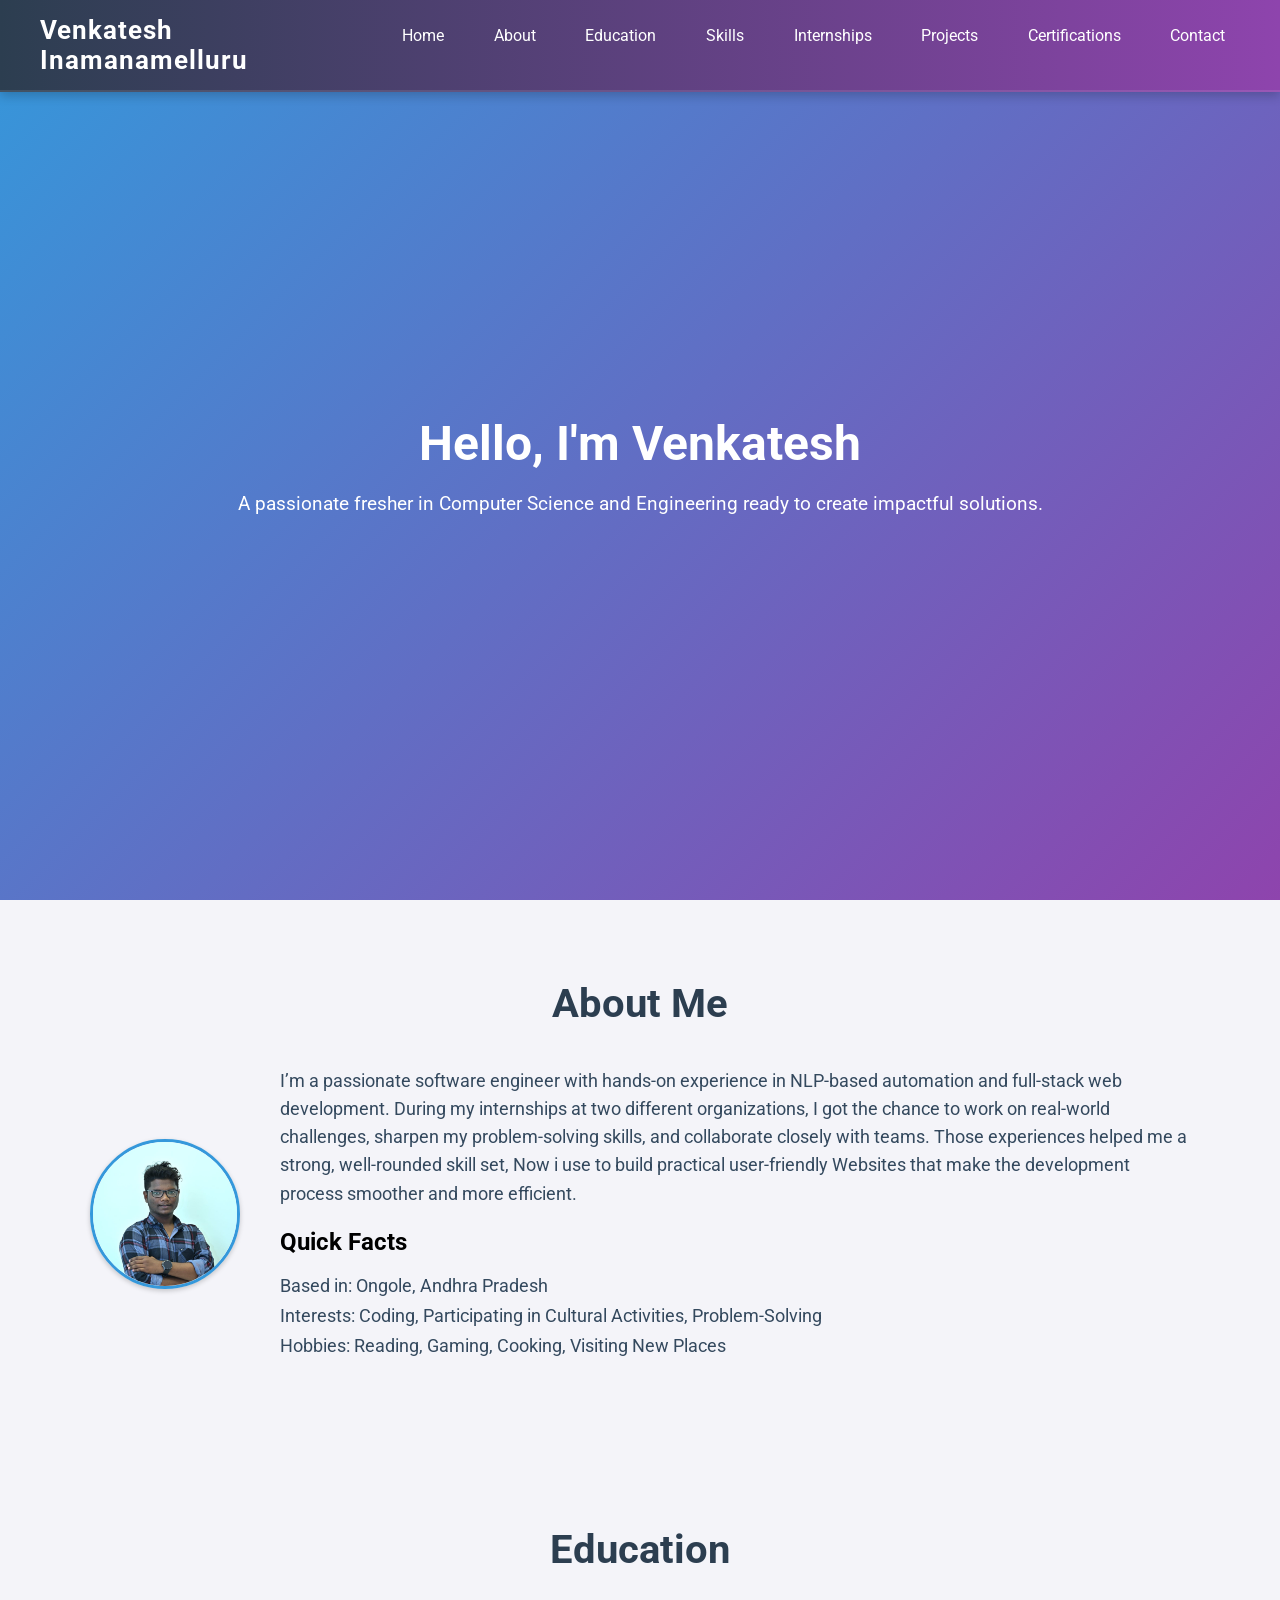
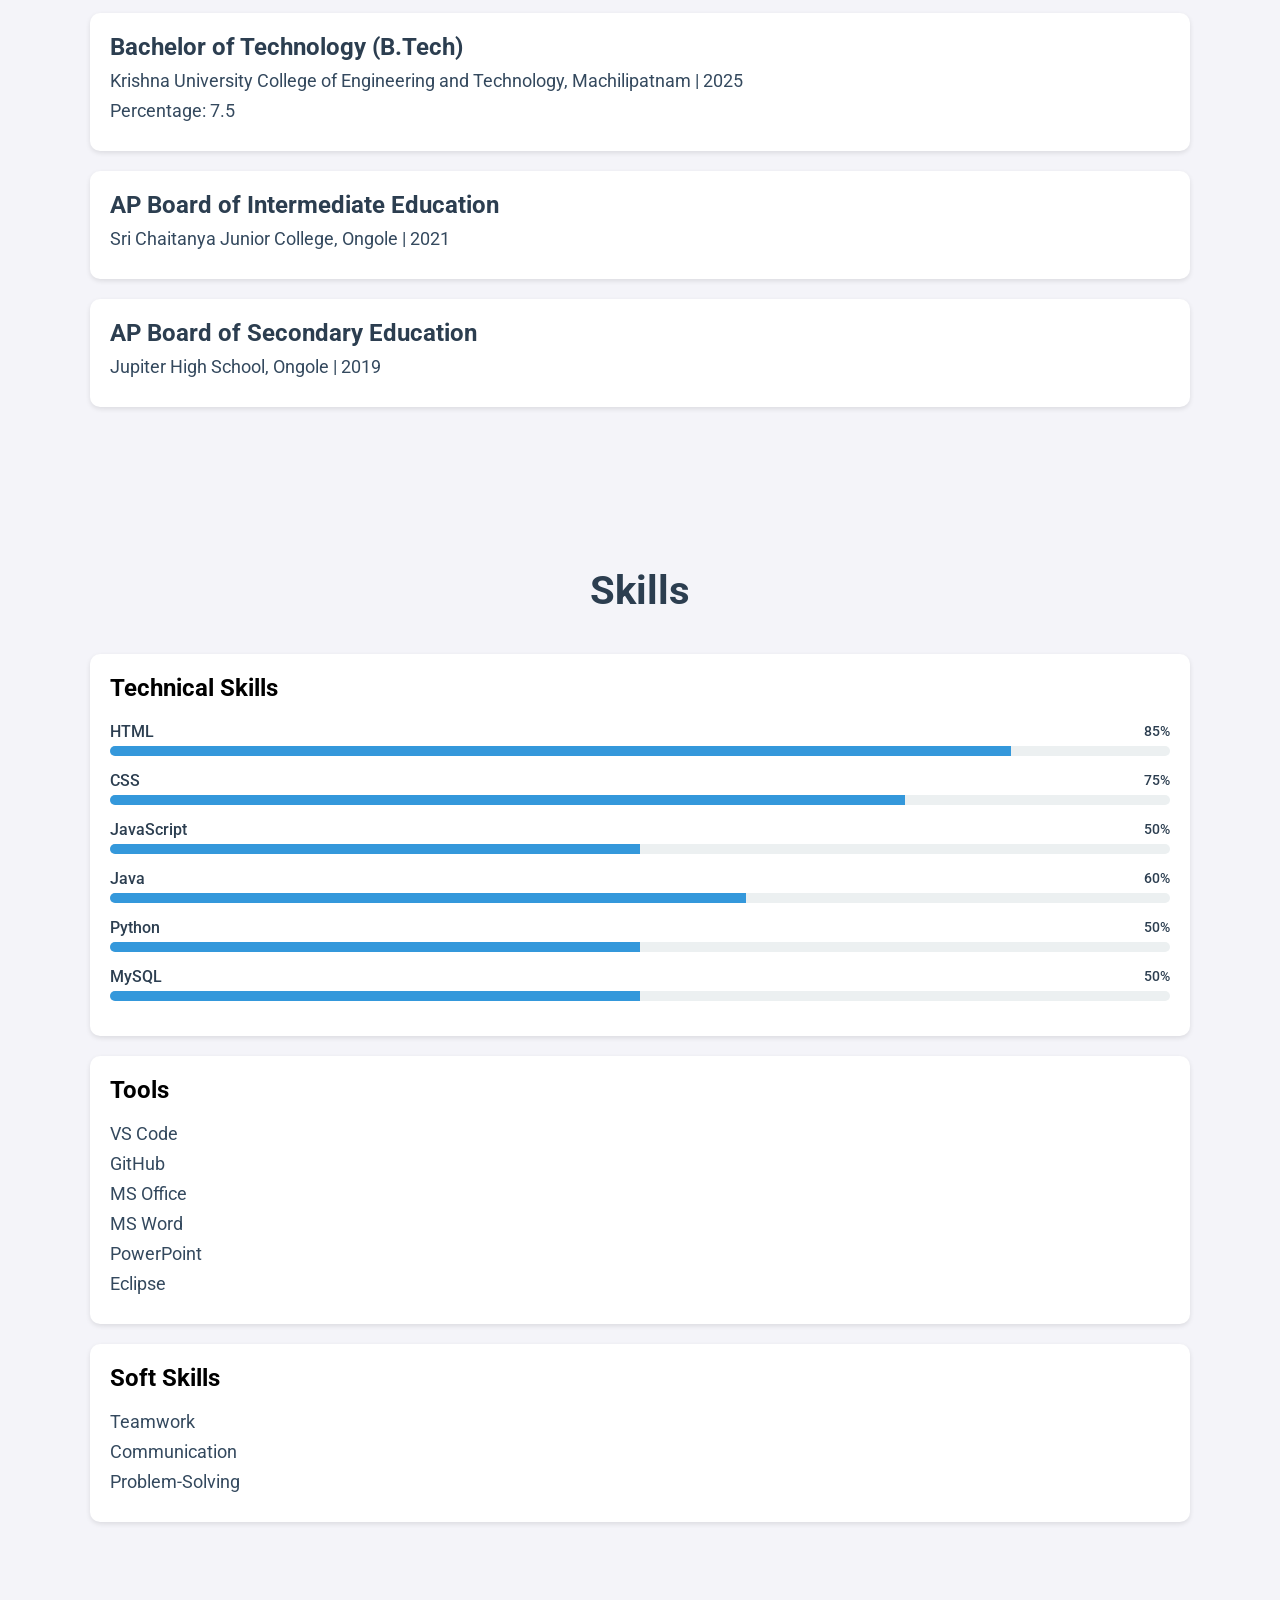
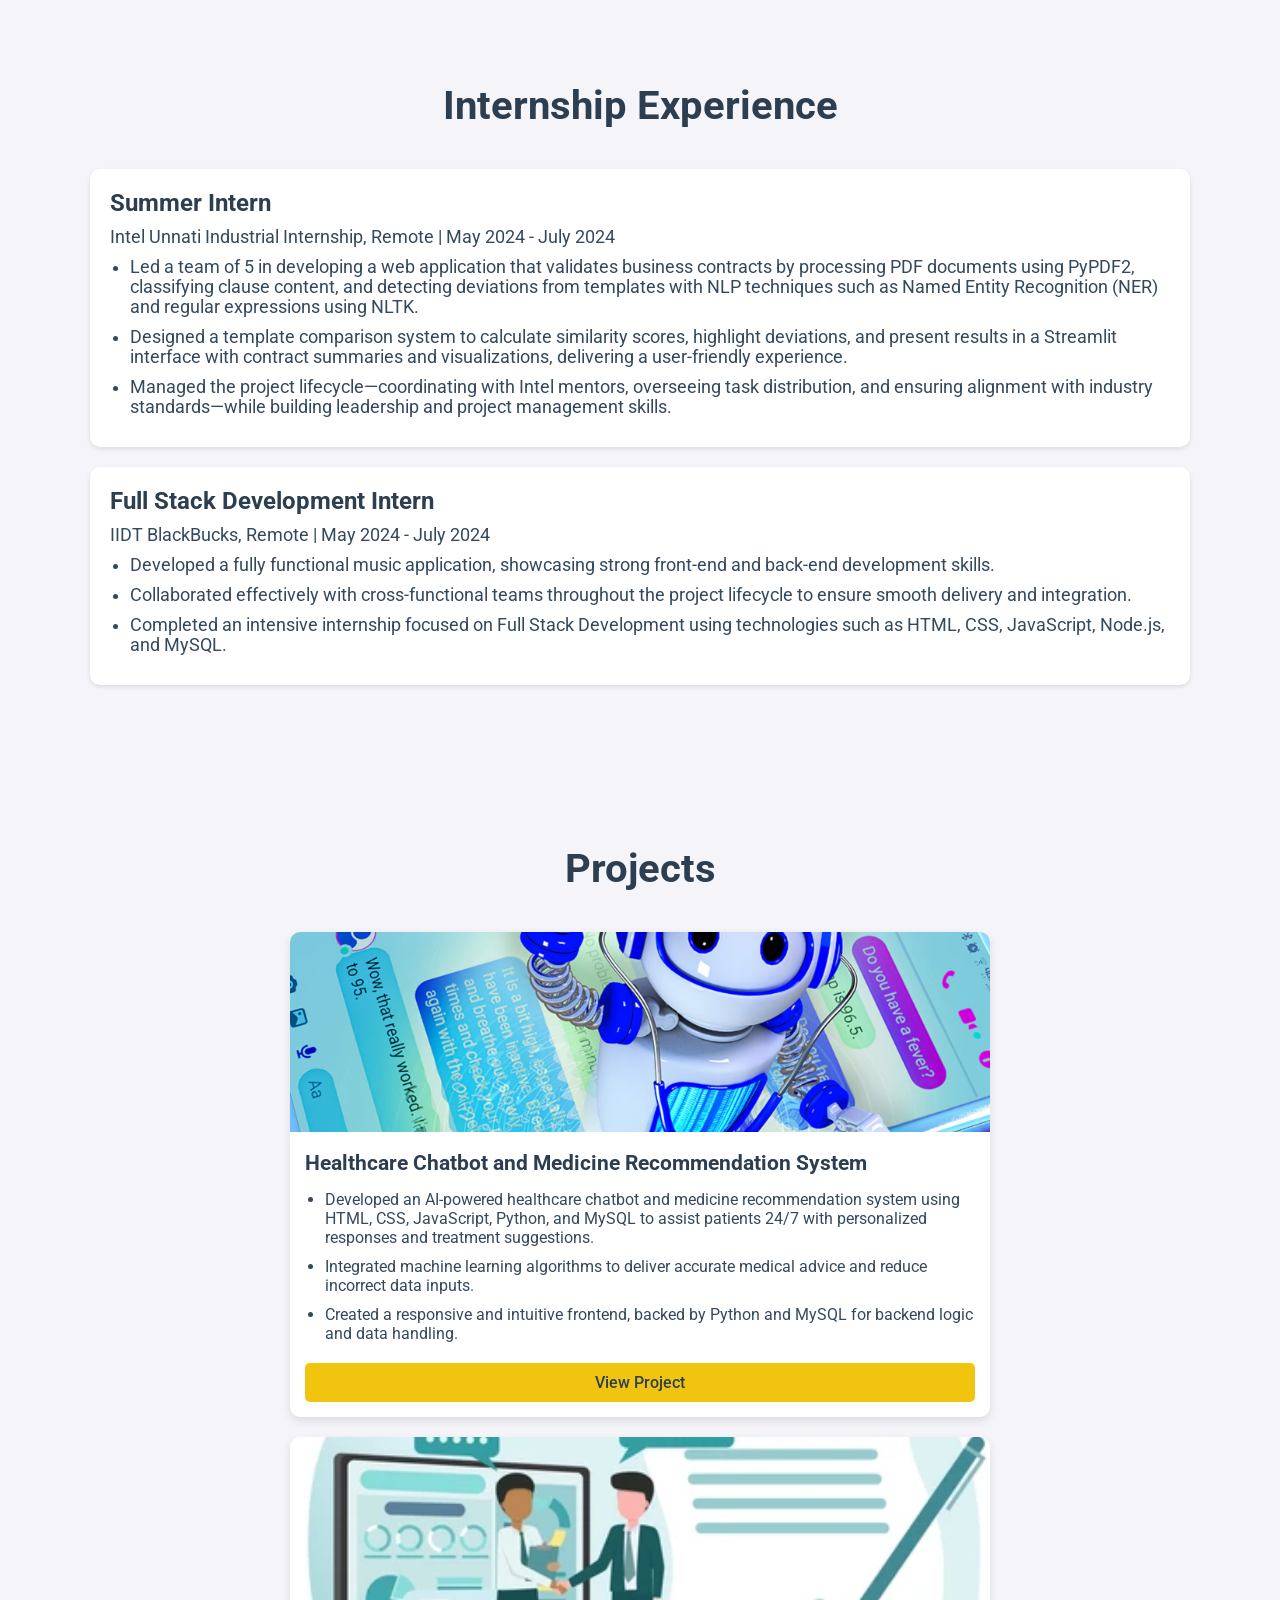
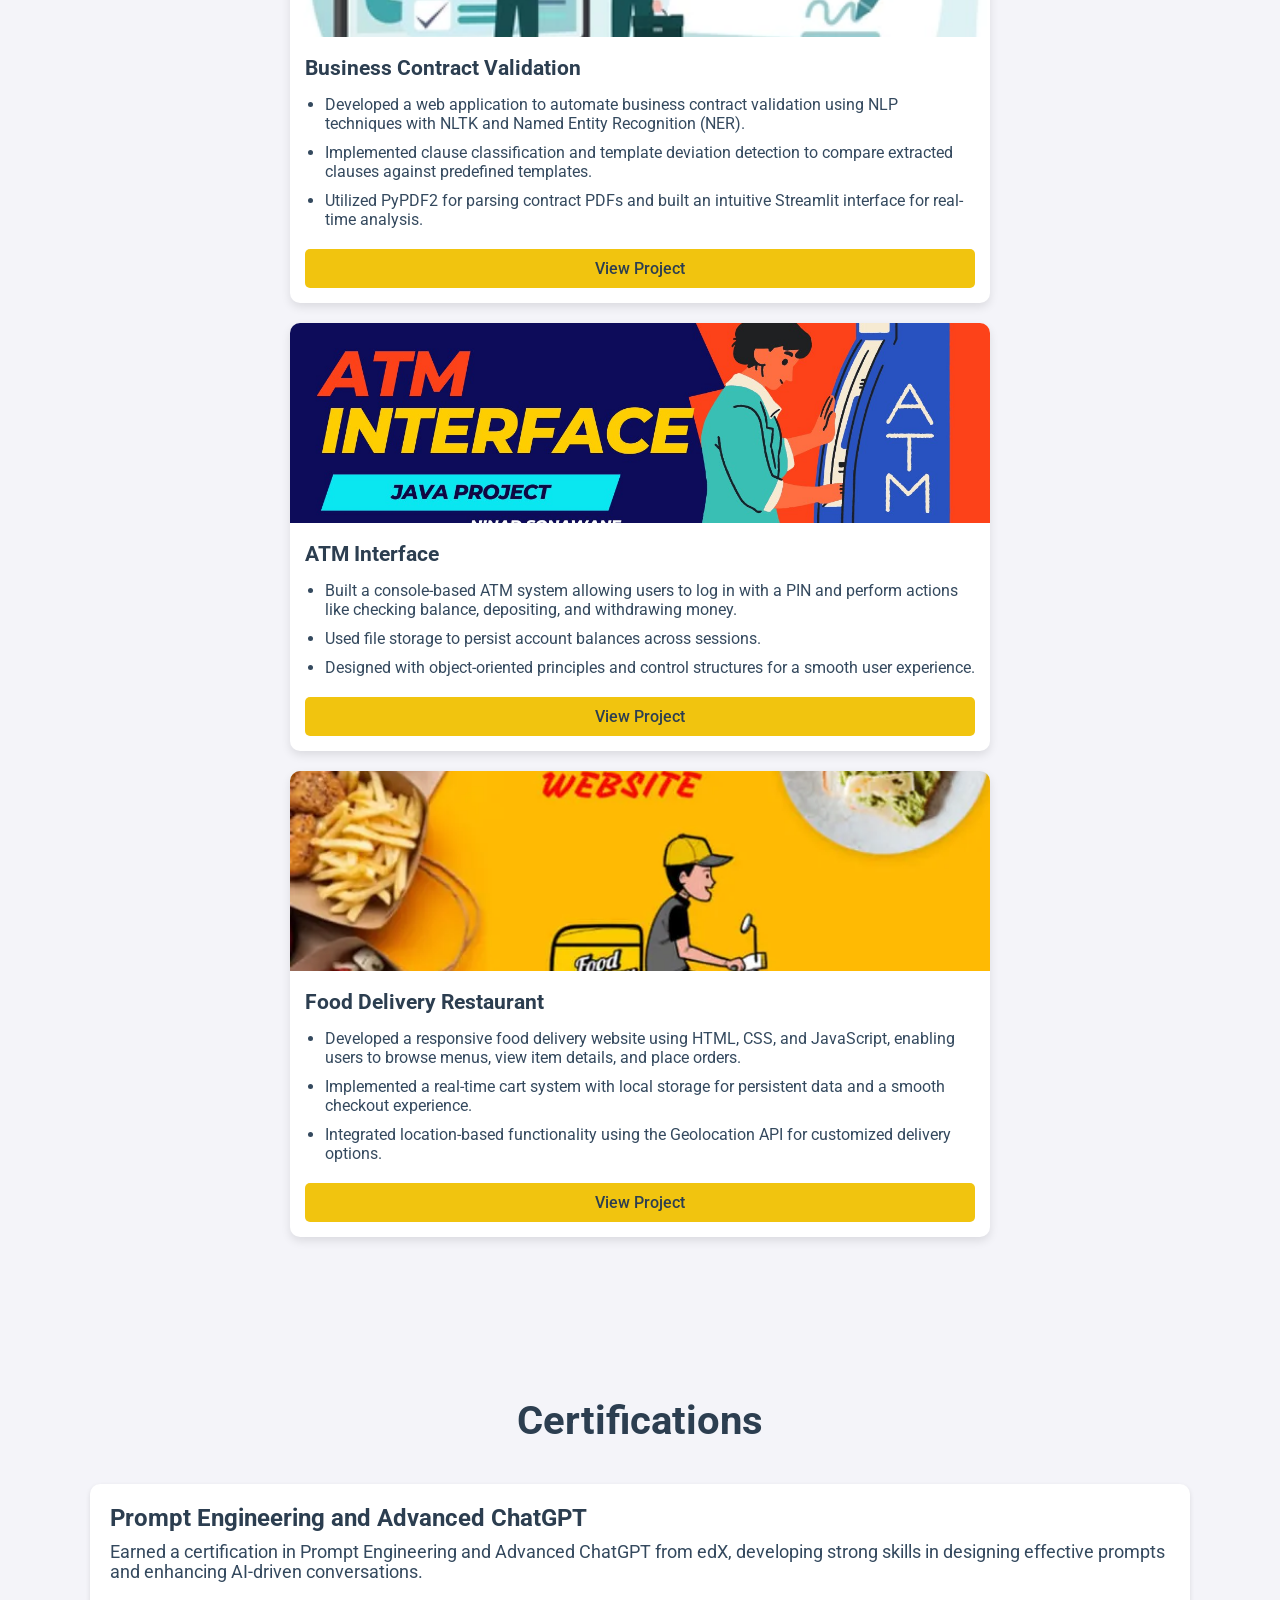
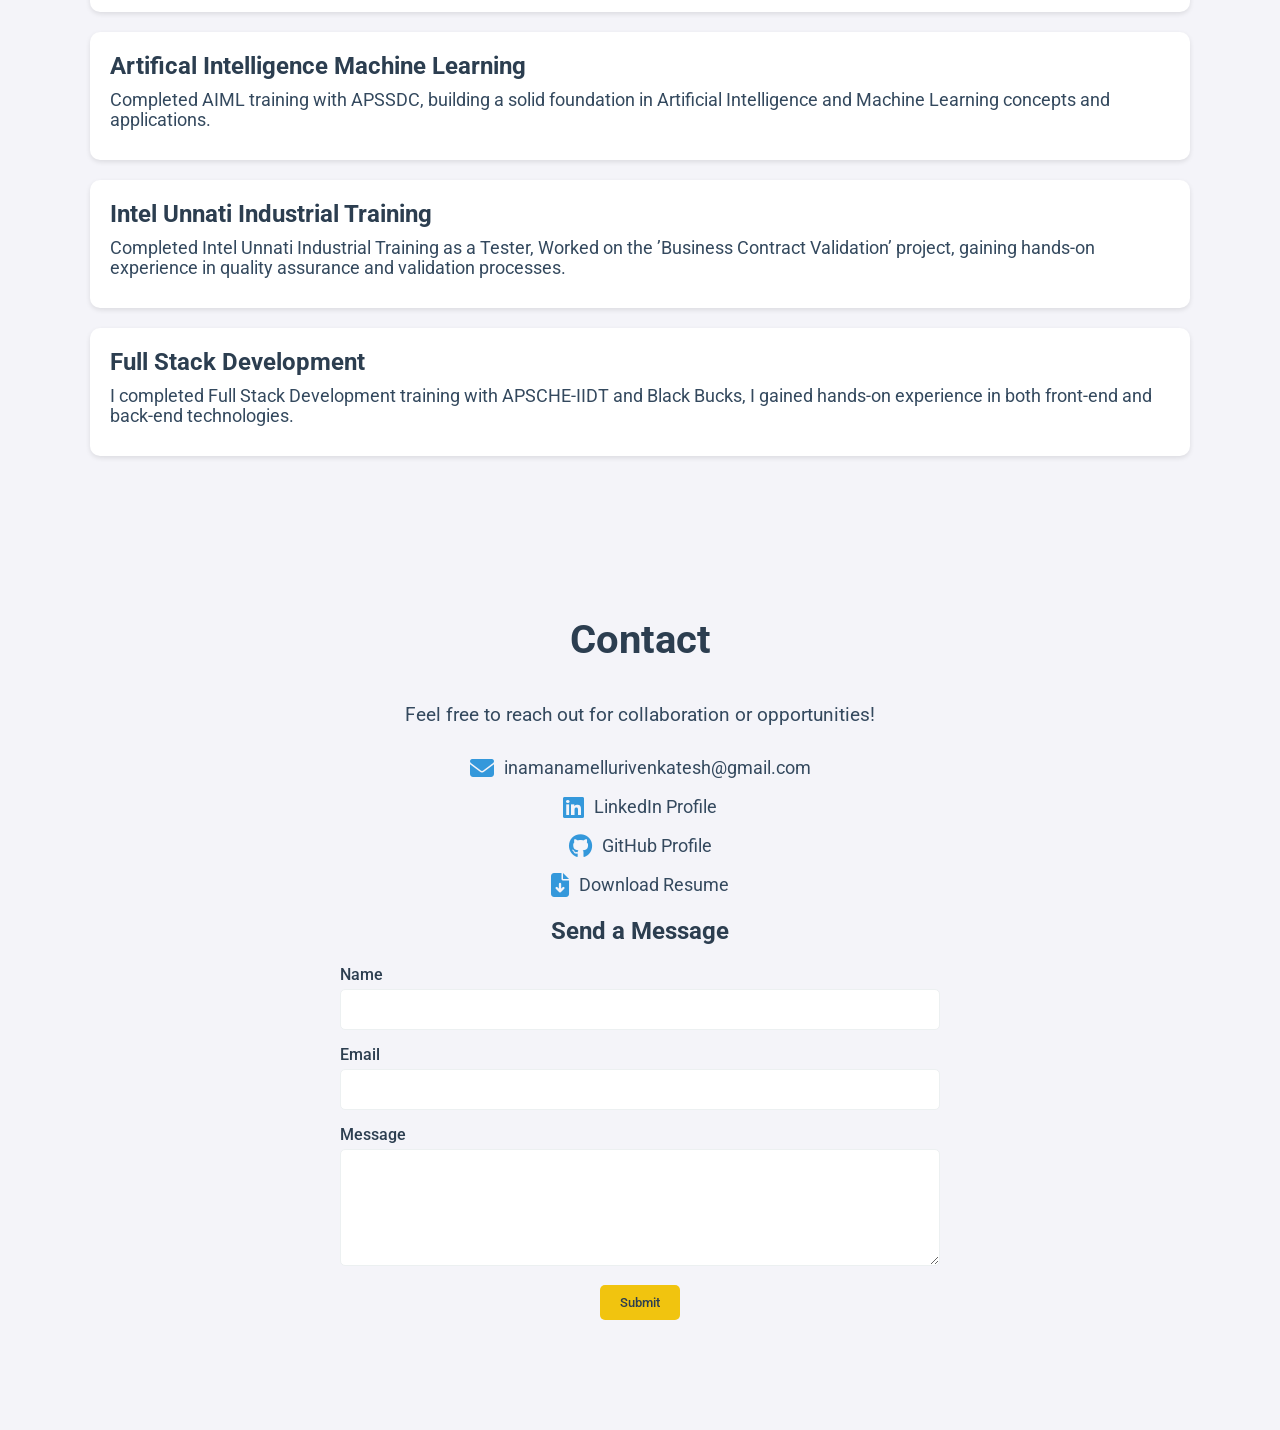
<file: index.html>
<!DOCTYPE html>
<html lang="en">
<head>
    <meta charset="UTF-8">
    <meta name="viewport" content="width=device-width, initial-scale=1.0">
    <title>Venkatesh Inamanamelluru | Portfolio</title>
    <link rel="stylesheet" href="style.css">
    <link href="https://fonts.googleapis.com/css2?family=Roboto:wght@300;400;700&display=swap" rel="stylesheet">
    <!-- Add Font Awesome for icons -->
    <link rel="stylesheet" href="https://cdnjs.cloudflare.com/ajax/libs/font-awesome/6.4.0/css/all.min.css">
</head>
<body>
    <!-- Navigation Bar -->
    <nav class="navbar">
        <div class="logo">Venkatesh Inamanamelluru</div>
        <ul class="nav-links">
            <li><a href="#hero">Home</a></li>
            <li><a href="#about">About</a></li>
            <li><a href="#education">Education</a></li>
            <li><a href="#skills">Skills</a></li>
            <li><a href="#internships">Internships</a></li>
            <li><a href="#projects">Projects</a></li>
            <li><a href="#certifications">Certifications</a></li>
            <li><a href="#contact">Contact</a></li>
        </ul>
    </nav>

    <!-- Hero Section -->
    <section id="hero" class="hero">
        <div class="hero-content">
            <h1>Hello, I'm Venkatesh</h1>
            <p>A passionate fresher in Computer Science and Engineering ready to create impactful solutions.</p>
        </div>
    </section>

    <!-- About Section -->
    <section id="about" class="section">
        <h2>About Me</h2>
        <div class="about-content">
            <div class="profile-photo">
                <img src="IMG-20241227-WA0004.jpg" alt="Profile Photo" class="profile-img">
            </div>
            <div class="about-text">
                <p>I’m a passionate software engineer with hands-on experience in NLP-based automation and full-stack web
                    development. During my internships at two different organizations, I got the chance to work on real-world
                    challenges, sharpen my problem-solving skills, and collaborate closely with teams. Those experiences helped me a
                    strong, well-rounded skill set, Now i use to build practical user-friendly Websites that make the development
                    process smoother and more efficient.</p>
                <div class="quick-facts">
                    <h3>Quick Facts</h3>
                    <ul>
                        <li>Based in: Ongole, Andhra Pradesh</li>
                        <li>Interests: Coding, Participating in Cultural Activities, Problem-Solving</li>
                        <li>Hobbies: Reading, Gaming, Cooking, Visiting New Places</li>
                    </ul>
                </div>
            </div>
        </div>
    </section>

    <!-- Education Section -->
    <section id="education" class="section">
        <h2>Education</h2>
        <div class="education-content">
            <div class="education-item">
                <h3>Bachelor of Technology (B.Tech)</h3>
                <p>Krishna University College of Engineering and Technology, Machilipatnam | 2025</p>
                <p>Percentage: 7.5</p>
            </div>
            <div class="education-item">
                <h3>AP Board of Intermediate Education</h3>
                <p>Sri Chaitanya Junior College, Ongole | 2021</p>
            </div>
            <div class="education-item">
                <h3>AP Board of Secondary Education</h3>
                <p>Jupiter High School, Ongole | 2019</p>
            </div>
        </div>
    </section>

    <!-- Skills Section -->
    <section id="skills" class="section">
        <h2>Skills</h2>
        <div class="skills-content">
            <div class="skill-category">
                <h3>Technical Skills</h3>
                <div class="skill">
                    <div class="skill-label">
                        <span>HTML</span>
                        <span class="skill-percentage">85%</span>
                    </div>
                    <div class="progress-bar"><div class="progress" style="width: 85%;"></div></div>
                </div>
                <div class="skill">
                    <div class="skill-label">
                        <span>CSS</span>
                        <span class="skill-percentage">75%</span>
                    </div>
                    <div class="progress-bar"><div class="progress" style="width: 75%;"></div></div>
                </div>
                <div class="skill">
                    <div class="skill-label">
                        <span>JavaScript</span>
                        <span class="skill-percentage">50%</span>
                    </div>
                    <div class="progress-bar"><div class="progress" style="width: 50%;"></div></div>
                </div>
                <div class="skill">
                    <div class="skill-label">
                        <span>Java</span>
                        <span class="skill-percentage">60%</span>
                    </div>
                    <div class="progress-bar"><div class="progress" style="width: 60%;"></div></div>
                </div>
                <div class="skill">
                    <div class="skill-label">
                        <span>Python</span>
                        <span class="skill-percentage">50%</span>
                    </div>
                    <div class="progress-bar"><div class="progress" style="width: 50%;"></div></div>
                </div>
                <div class="skill">
                    <div class="skill-label">
                        <span>MySQL</span>
                        <span class="skill-percentage">50%</span>
                    </div>
                    <div class="progress-bar"><div class="progress" style="width: 50%;"></div></div>
                </div>
            </div>
            <div class="skill-category">
                <h3>Tools</h3>
                <ul>
                    <li>VS Code</li>
                    <li>GitHub</li>
                    <li>MS Office</li>
                    <li>MS Word</li>
                    <li>PowerPoint</li>
                    <li>Eclipse</li>
                </ul>
            </div>
            <div class="skill-category">
                <h3>Soft Skills</h3>
                <ul>
                    <li>Teamwork</li>
                    <li>Communication</li>
                    <li>Problem-Solving</li>
                </ul>
            </div>
        </div>
    </section>

    <!-- Internship Section -->
    <section id="internships" class="section">
        <h2>Internship Experience</h2>
        <div class="internship-content">
            <div class="internship-item">
                <h3>Summer Intern</h3>
                <p>Intel Unnati Industrial Internship, Remote | May 2024 - July 2024</p>
                <ul>
                    <li>Led a team of 5 in developing a web application that validates business contracts by processing PDF documents using PyPDF2, classifying clause content, and detecting deviations from templates with NLP techniques such as Named Entity Recognition (NER) and regular expressions using NLTK.</li>
                    <li>Designed a template comparison system to calculate similarity scores, highlight deviations, and present results in a Streamlit interface with contract summaries and visualizations, delivering a user-friendly experience.</li>
                    <li>Managed the project lifecycle—coordinating with Intel mentors, overseeing task distribution, and ensuring alignment with industry standards—while building leadership and project management skills.</li>
                </ul>
            </div>
            <div class="internship-item">
                <h3>Full Stack Development Intern</h3>
                <p>IIDT BlackBucks, Remote | May 2024 - July 2024</p>
                <ul>
                    <li>Developed a fully functional music application, showcasing strong front-end and back-end development skills.</li>
                    <li>Collaborated effectively with cross-functional teams throughout the project lifecycle to ensure smooth delivery and integration.</li>
                    <li>Completed an intensive internship focused on Full Stack Development using technologies such as HTML, CSS, JavaScript, Node.js, and MySQL.</li>
                </ul>
            </div>
        </div>
    </section>

    <!-- Projects Section -->
    <section id="projects" class="section">
        <h2>Projects</h2>
        <div class="projects-grid">
            <div class="project-card">
                <img src="imrs.avif" alt="Healthcare Chatbot">
                <h3>Healthcare Chatbot and Medicine Recommendation System</h3>
                <ul>
                    <li>Developed an AI-powered healthcare chatbot and medicine recommendation system using HTML, CSS, JavaScript, Python, and MySQL to assist patients 24/7 with personalized responses and treatment suggestions.</li>
                    <li>Integrated machine learning algorithms to deliver accurate medical advice and reduce incorrect data inputs.</li>
                    <li>Created a responsive and intuitive frontend, backed by Python and MySQL for backend logic and data handling.</li>
                </ul>
                <a href="#" class="btn primary">View Project</a>
            </div>
            <div class="project-card">
                <img src="online-business.webp" alt="Business Contract Validation">
                <h3>Business Contract Validation</h3>
                <ul>
                    <li>Developed a web application to automate business contract validation using NLP techniques with NLTK and Named Entity Recognition (NER).</li>
                    <li>Implemented clause classification and template deviation detection to compare extracted clauses against predefined templates.</li>
                    <li>Utilized PyPDF2 for parsing contract PDFs and built an intuitive Streamlit interface for real-time analysis.</li>
                </ul>
                <a href="https://github.com/venkyvenkatesh5/Business-Contract-Validation/tree/main/Business_Contract_Validation-main" class="btn primary">View Project</a>
            </div>
            <div class="project-card">
                <img src="interface.jpg" alt="ATM Interface">
                <h3>ATM Interface</h3>
                <ul>
                    <li>Built a console-based ATM system allowing users to log in with a PIN and perform actions like checking balance, depositing, and withdrawing money.</li>
                    <li>Used file storage to persist account balances across sessions.</li>
                    <li>Designed with object-oriented principles and control structures for a smooth user experience.</li>
                </ul>
                <a href="https://github.com/venkyvenkatesh5/ATM-Interface-console-based-" class="btn primary">View Project</a>
            </div>
            <div class="project-card">
                <img src="design-restaurant.jpg" alt="Food Delivery Restaurant">
                <h3>Food Delivery Restaurant</h3>
                <ul>
                    <li>Developed a responsive food delivery website using HTML, CSS, and JavaScript, enabling users to browse menus, view item details, and place orders.</li>
                    <li>Implemented a real-time cart system with local storage for persistent data and a smooth checkout experience.</li>
                    <li>Integrated location-based functionality using the Geolocation API for customized delivery options.</li>
                </ul>
                <a href="https://github.com/venkyvenkatesh5/Food-Delivery-Restuarant" class="btn primary">View Project</a>
            </div>
        </div>
    </section>

    <!-- Certifications Section -->
    <section id="certifications" class="section">
        <h2>Certifications</h2>
        <div class="certifications-content">
            <div class="certification-item">
                <h3>Prompt Engineering and Advanced ChatGPT</h3>
                <p>Earned a certification in Prompt Engineering and Advanced ChatGPT from edX, developing strong skills in designing effective
                    prompts and enhancing AI-driven conversations.</p>
            </div>
            <div class="certification-item">
                <h3>Artifical Intelligence Machine Learning</h3>
                <p>Completed AIML training with APSSDC, building a solid foundation in Artificial Intelligence and Machine Learning concepts
                    and applications.</p>
            </div>
            <div class="certification-item">
                <h3>Intel Unnati Industrial Training</h3>
                <p>Completed Intel Unnati Industrial Training as a Tester, Worked on the ’Business Contract Validation’ project, gaining
                    hands-on experience in quality assurance and validation processes.</p>
            </div>
            <div class="certification-item">
                <h3>Full Stack Development</h3>
                <p>I completed Full Stack Development training with APSCHE-IIDT and Black Bucks, I gained hands-on experience in both
                    front-end and back-end technologies.</p>
            </div>
        </div>
    </section>

    <!-- Contact Section -->
    <section id="contact" class="section">
        <h2>Contact</h2>
        <div class="contact-content">
            <p>Feel free to reach out for collaboration or opportunities!</p>
            <div class="contact-details">
                <div class="contact-item">
                    <i class="fas fa-envelope"></i>
                    <a href="mailto:inamanamellurivenkatesh@gmail.com">inamanamellurivenkatesh@gmail.com</a>
                </div>
                <div class="contact-item">
                    <i class="fab fa-linkedin"></i>
                    <a href="https://www.linkedin.com/in/venkatesh-inamanamelluri-9bb362292/" target="_blank">LinkedIn Profile</a>
                </div>
                <div class="contact-item">
                    <i class="fab fa-github"></i>
                    <a href="https://github.com/venkyvenkatesh5" target="_blank">GitHub Profile</a>
                </div>
                <div class="contact-item">
                    <i class="fas fa-file-download"></i>
                    <a href="Venky Resume.pdf" download>Download Resume</a>
                </div>
            </div>
            <div class="contact-form">
                <h3>Send a Message</h3>
                <form id="contactForm" onsubmit="handleFormSubmit(event)">
                    <div class="form-group">
                        <label for="name">Name</label>
                        <input type="text" id="name" name="name" required>
                    </div>
                    <div class="form-group">
                        <label for="email">Email</label>
                        <input type="email" id="email" name="email" required>
                    </div>
                    <div class="form-group">
                        <label for="message">Message</label>
                        <textarea id="message" name="message" rows="5" required></textarea>
                    </div>
                    <button type="submit" class="btn primary">Submit</button>
                </form>
                <p id="formStatus"></p>
            </div>
        </div>
    </section>

    <script src="script.js"></script>
</body>
</html>
</file>
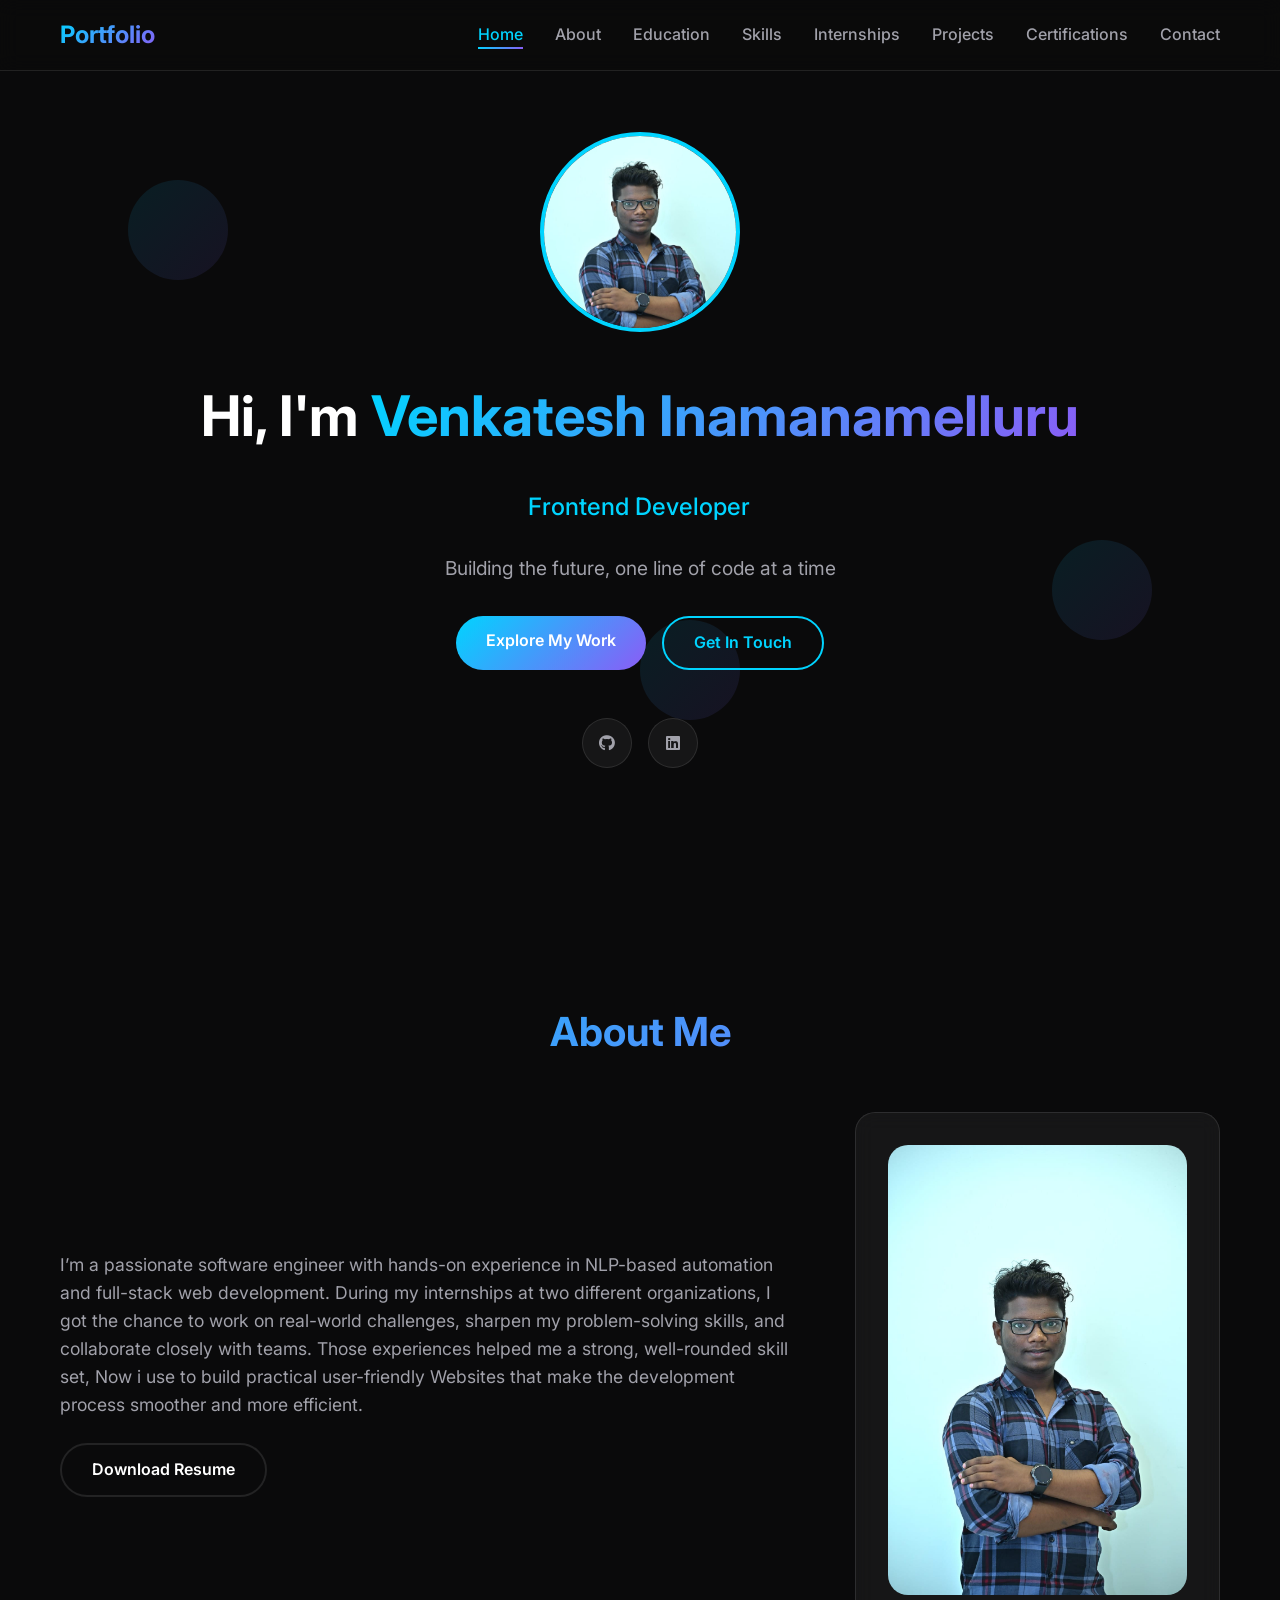
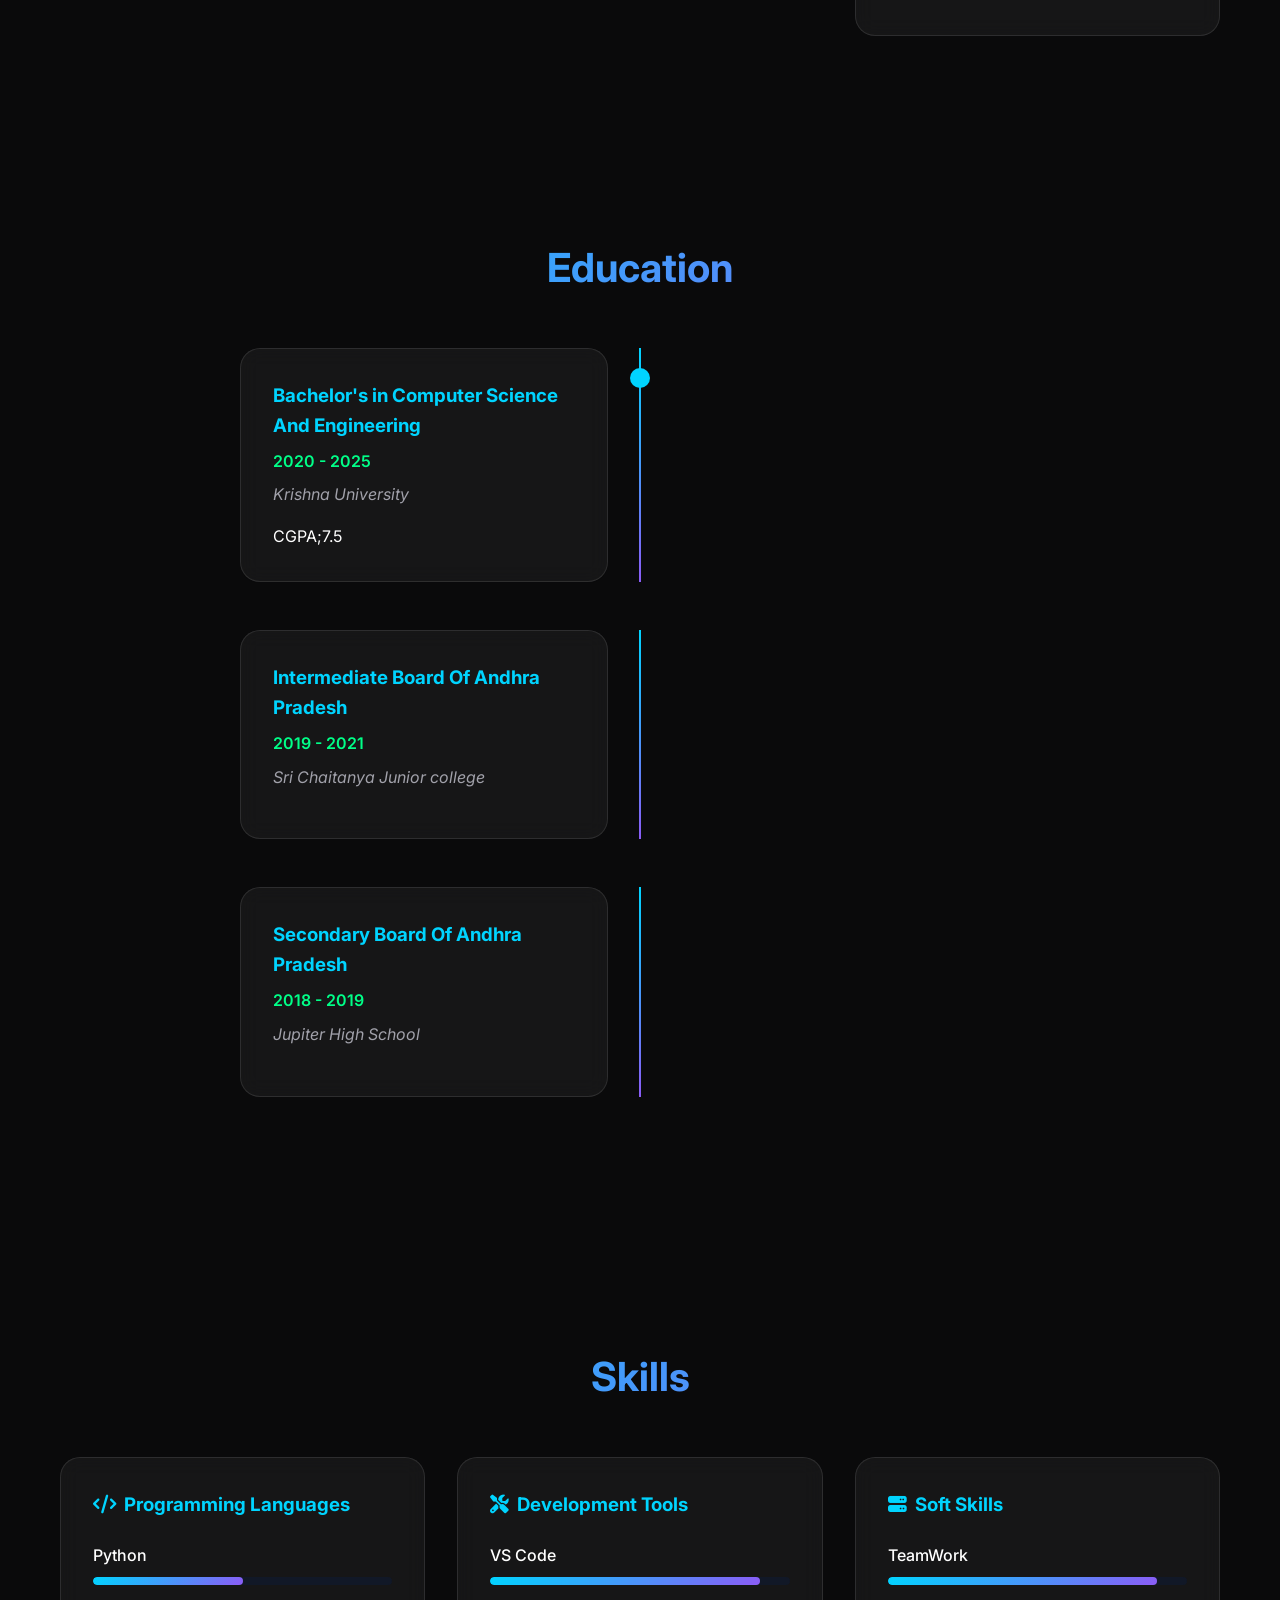
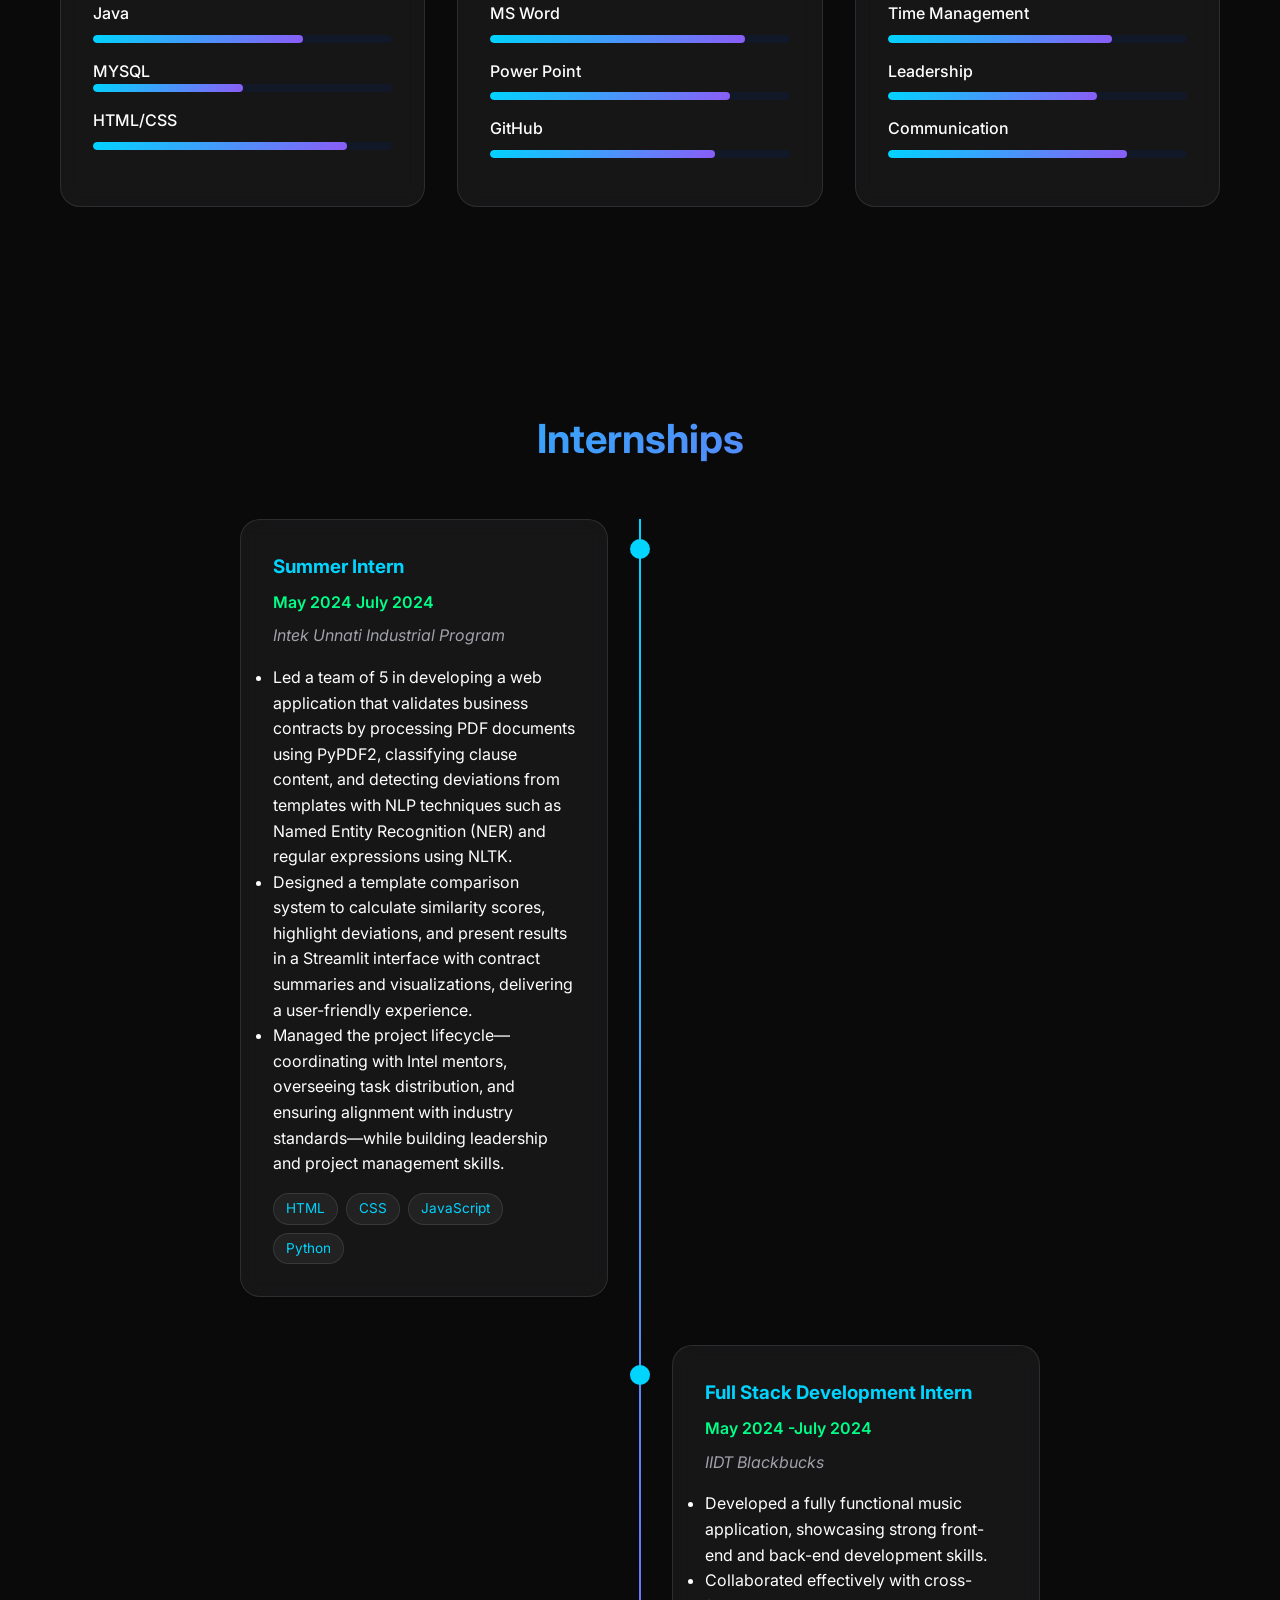
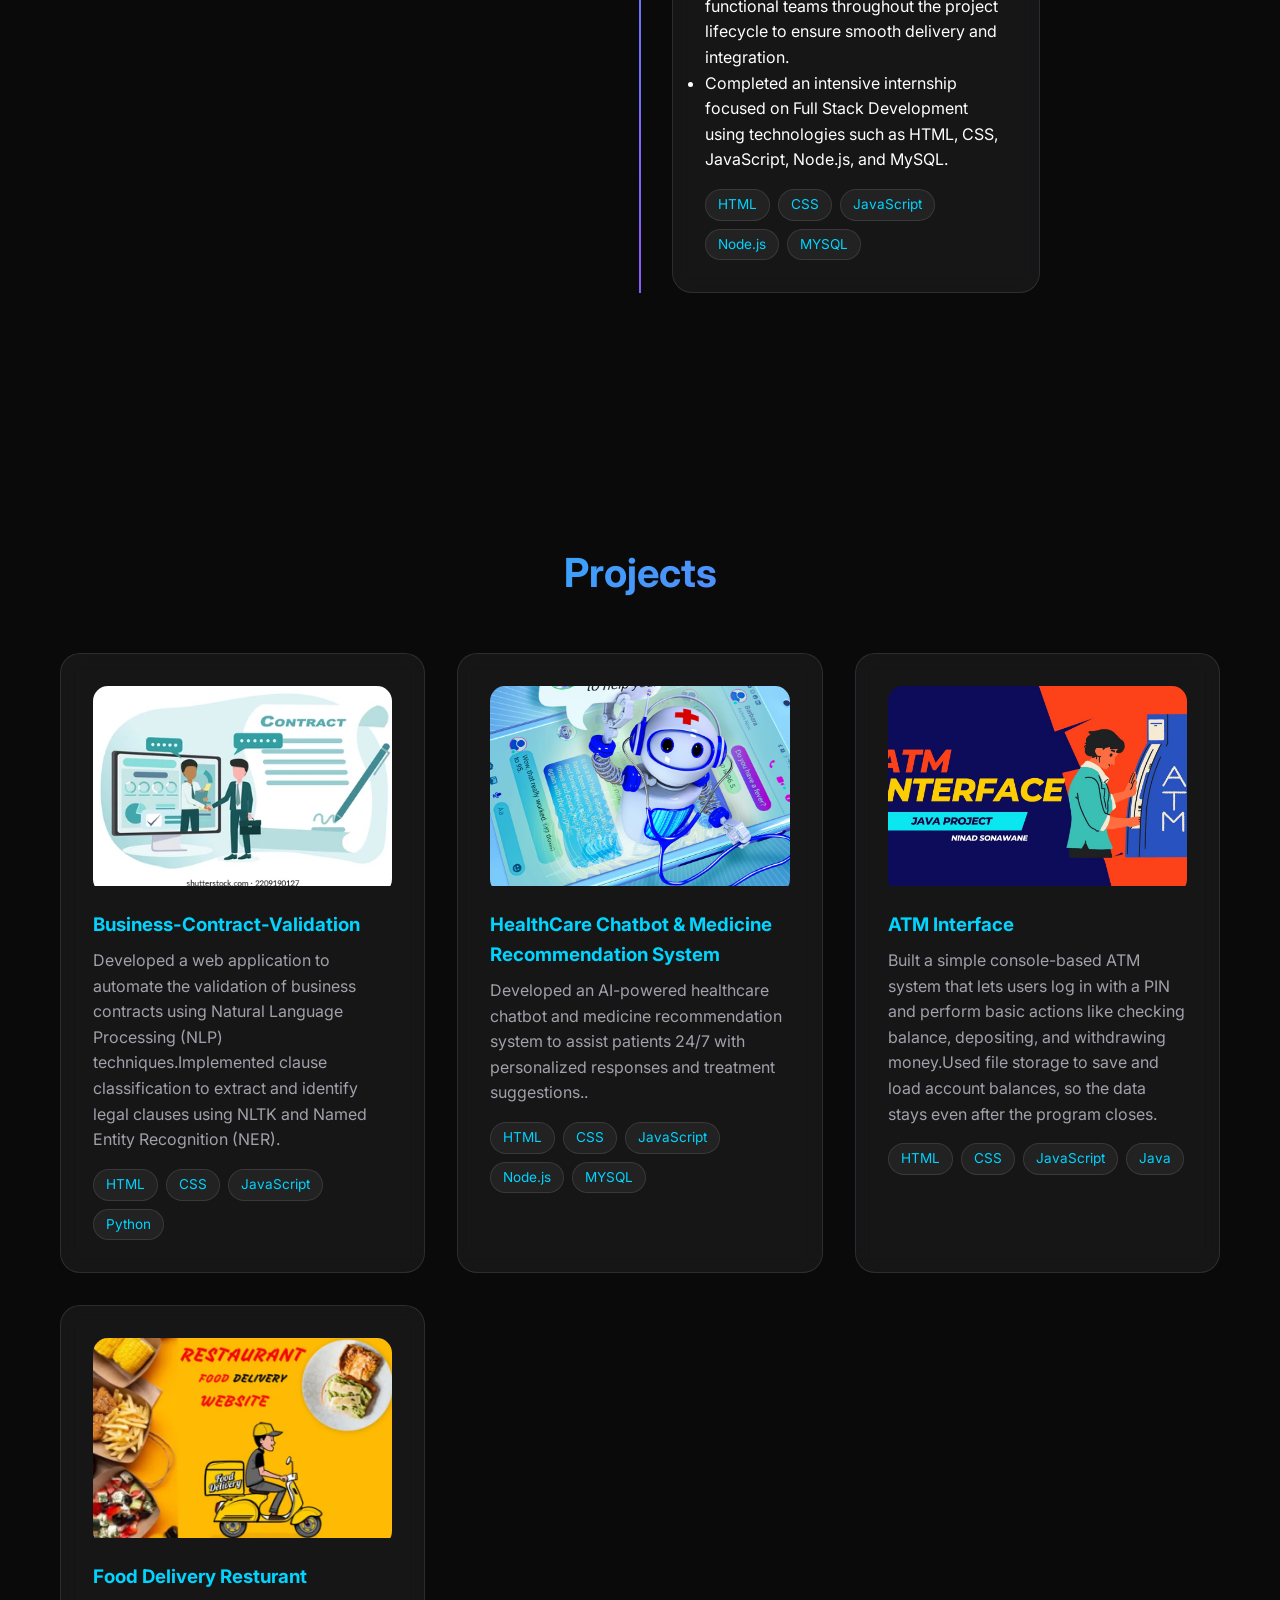
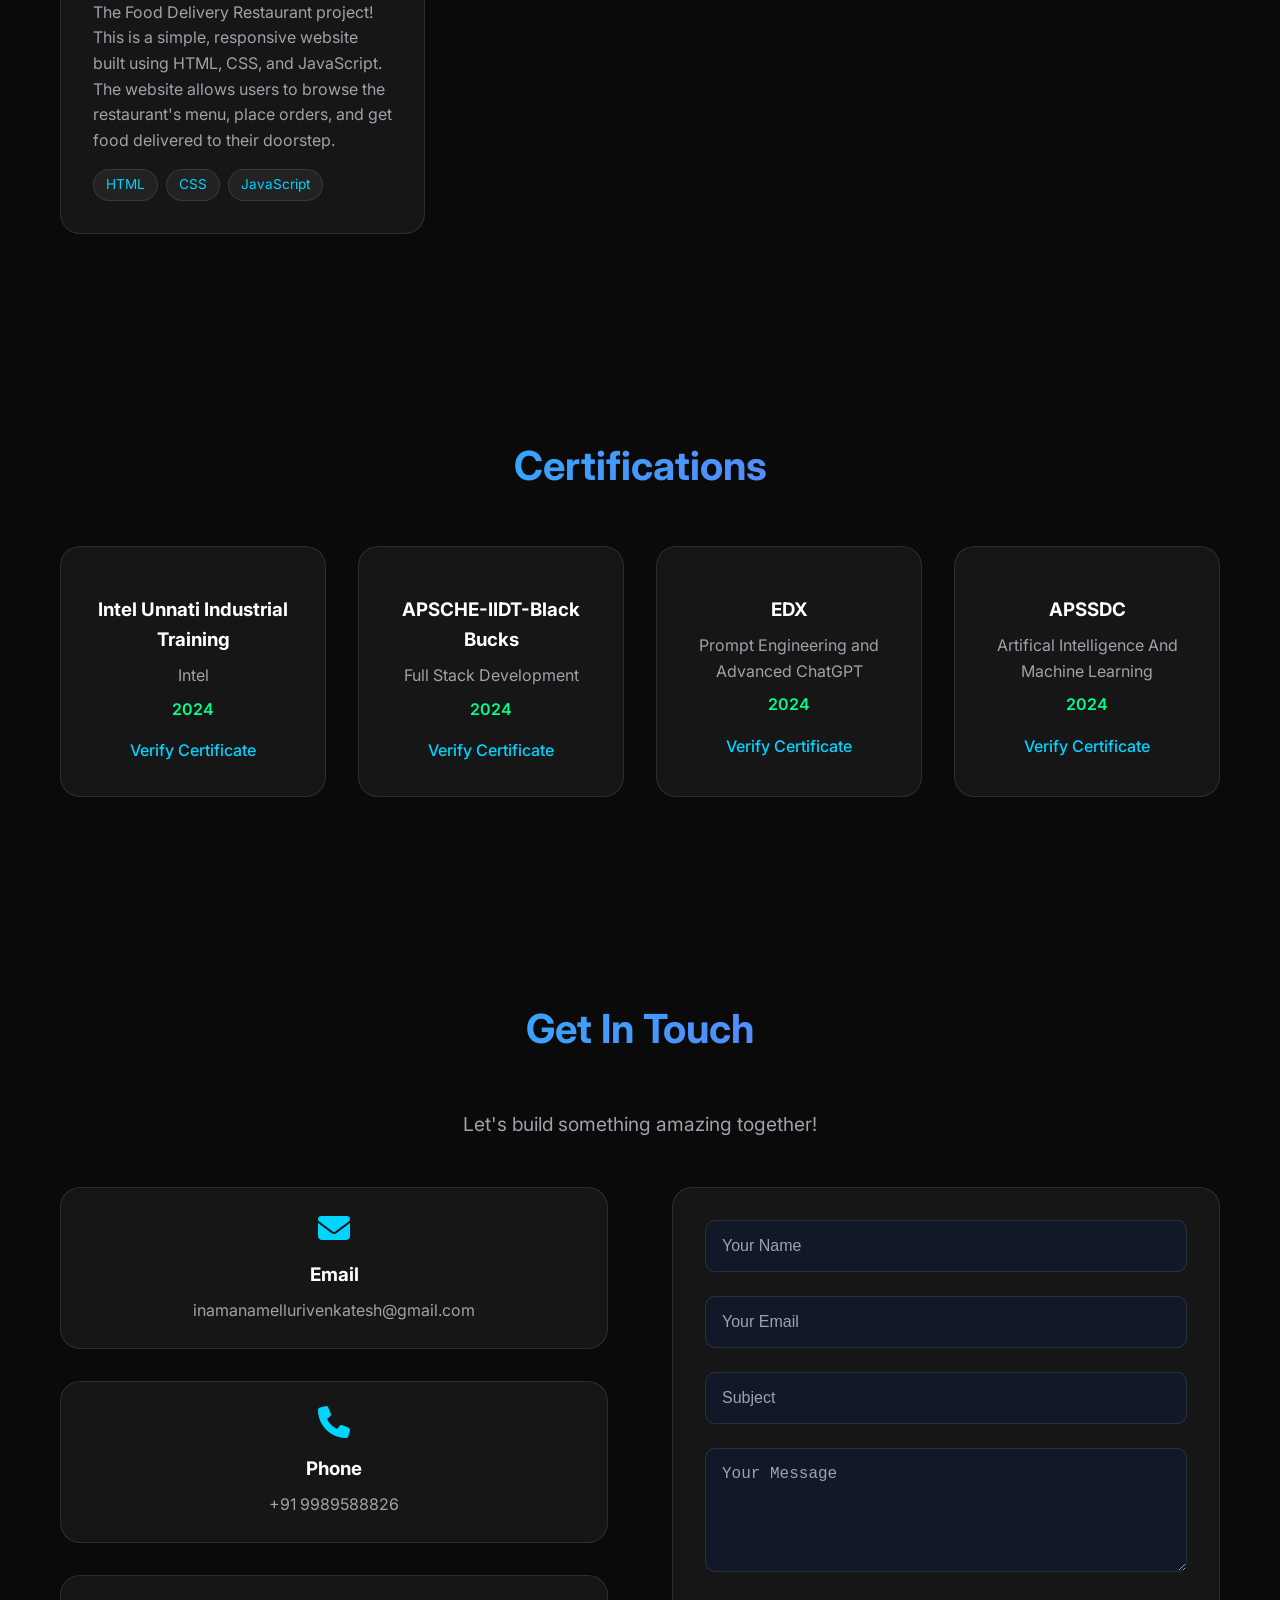
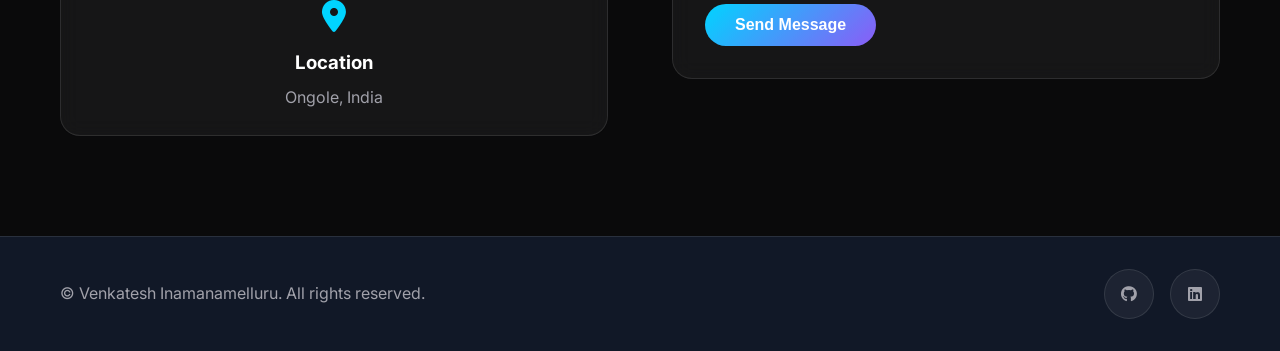
<file: portfolio/index.html>
<!DOCTYPE html>
<html lang="en">
<head>
    <meta charset="UTF-8">
    <meta name="viewport" content="width=device-width, initial-scale=1.0">
    <title>Full Stack Developer Portfolio</title>
    <meta name="description" content="Full Stack Developer specializing in modern web technologies">
    <link rel="stylesheet" href="style.css">
    <link href="https://fonts.googleapis.com/css2?family=Inter:wght@300;400;500;600;700&display=swap" rel="stylesheet">
    <link rel="stylesheet" href="https://cdnjs.cloudflare.com/ajax/libs/font-awesome/6.4.0/css/all.min.css">
</head>
<body>
    <!-- Navigation -->
    <nav class="navbar">
        <div class="nav-container">
            <a href="#home" class="nav-logo">Portfolio</a>
            <ul class="nav-menu">
                <li class="nav-item">
                    <a href="#home" class="nav-link">Home</a>
                </li>
                <li class="nav-item">
                    <a href="#about" class="nav-link">About</a>
                </li>
                <li class="nav-item">
                    <a href="#education" class="nav-link">Education</a>
                </li>
                <li class="nav-item">
                    <a href="#skills" class="nav-link">Skills</a>
                </li>
                <li class="nav-item">
                    <a href="#internships" class="nav-link">Internships</a>
                </li>
                <li class="nav-item">
                    <a href="#projects" class="nav-link">Projects</a>
                </li>
                <li class="nav-item">
                    <a href="#certifications" class="nav-link">Certifications</a>
                </li>
                <li class="nav-item">
                    <a href="#contact" class="nav-link">Contact</a>
                </li>
            </ul>
            <div class="hamburger">
                <span class="bar"></span>
                <span class="bar"></span>
                <span class="bar"></span>
            </div>
        </div>
    </nav>

    <!-- Home Section -->
    <section id="home" class="hero">
        <div class="hero-container">
            <div class="hero-content">
                <div class="hero-image">
                    <img src="IMG-20241227-WA0004.jpg" alt="Profile Picture" class="profile-img">
                </div>
                <h1 class="hero-title">Hi, I'm <span class="gradient-text">Venkatesh Inamanamelluru</span></h1>
                <div class="typing-container">
                    <span class="typing-text"></span>
                    <span class="cursor"></span>
                </div>
                <p class="hero-description">Building the future, one line of code at a time</p>
                <div class="hero-buttons">
                    <a href="#projects" class="btn btn-primary">Explore My Work</a>
                    <a href="#contact" class="btn btn-secondary">Get In Touch</a>
                </div>
                <div class="social-links">
                    <a href="https://github.com/venkyvenkatesh5" target="_blank" class="social-link">
                        <i class="fab fa-github"></i>
                    </a>
                    <a href="https://www.linkedin.com/in/venkatesh-inamanamelluri-9bb362292/" target="_blank" class="social-link">
                        <i class="fab fa-linkedin"></i>
                    </a>
                </div>
            </div>
        </div>
        <div class="floating-elements">
            <div class="floating-element"></div>
            <div class="floating-element"></div>
            <div class="floating-element"></div>
        </div>
    </section>

    <!-- About Section -->
    <section id="about" class="about">
        <div class="container">
            <h2 class="section-title">About Me</h2>
            <div class="about-content">
                <div class="about-text">
                    <p>I’m a passionate software engineer with hands-on experience in NLP-based automation and full-stack web
                       development. During my internships at two different organizations, I got the chance to work on real-world
                       challenges, sharpen my problem-solving skills, and collaborate closely with teams. Those experiences helped me a
                       strong, well-rounded skill set, Now i use to build practical user-friendly Websites that make the development
                       process smoother and more efficient.</p>
                    <a href="Venky Resume.pdf" class="btn btn-outline" id="downloadCV">Download Resume</a>
                </div>
                <div class="about-image">
                    <div class="glass-card">
                        <img src="IMG-20241227-WA0004.jpg" alt="About Image" class="about-img">
                    </div>
                </div>
            </div>
        </div>
    </section>

    <!-- Education Section -->
    <section id="education" class="education">
        <div class="container">
            <h2 class="section-title">Education</h2>
            <div class="timeline">
                <div class="timeline-item">
                    <div class="timeline-dot"></div>
                    <div class="timeline-content glass-card">
                        <h3>Bachelor's in Computer Science And Engineering</h3>
                        <p class="timeline-date">2020 - 2025</p>
                        <p class="timeline-location">Krishna University</p>
                        <p>CGPA;7.5</p>
                    </div>
                </div>
            </div>  
        </div>  
        
         <div class="container">
            <div class="timeline">
                <div class="timeline-item">
                    <div class="timeline-content glass-card">
                        <h3>Intermediate Board Of Andhra Pradesh</h3>
                        <p class="timeline-date">2019 - 2021</p>
                        <p class="timeline-location">Sri Chaitanya Junior college</p>
                    </div>
                </div>
            </div>  
         </div>         
        
        <div class="container">
            <div class="timeline">
                <div class="timeline-item">
                    <div class="timeline-content glass-card">
                         <h3>Secondary Board Of Andhra Pradesh</h3>
                         <p class="timeline-date">2018 - 2019</p>
                         <p class="timeline-location">Jupiter High School</p>
                    </div>
                </div>  
             </div> 
        </div>  
                  
    </section>

    <!-- Skills Section -->
    <section id="skills" class="skills">
        <div class="container">
            <h2 class="section-title">Skills</h2>
            <div class="skills-grid">
                <div class="skill-category glass-card">
                    <h3><i class="fas fa-code"></i> Programming Languages</h3>
                    <div class="skill-list">
                        <div class="skill-item">
                            <span>Python</span>
                            <div class="skill-bar">
                                <div class="skill-progress" data-progress="50"></div>
                            </div>
                        </div>
                        <div class="skill-item">
                            <span>Java</span>
                            <div class="skill-bar">
                                <div class="skill-progress" data-progress="70"></div>
                            </div>
                        </div>
                        <div class="skill-item">
                            <span>MYSQL
                            <div class="skill-bar">
                                <div class="skill-progress" data-progress="50"></div>
                            </div>
                        </div>
                        <div class="skill-item">
                            <span>HTML/CSS</span>
                            <div class="skill-bar">
                                <div class="skill-progress" data-progress="85"></div>
                            </div>
                        </div>
                    </div>
                </div>

                <div class="skill-category glass-card">
                    <h3><i class="fas fa-tools"></i>Development Tools</h3>
                    <div class="skill-list">
                        <div class="skill-item">
                            <span>VS Code</span>
                            <div class="skill-bar">
                                <div class="skill-progress" data-progress="90"></div>
                            </div>
                        </div>
                        <div class="skill-item">
                            <span>MS Word</span>
                            <div class="skill-bar">
                                <div class="skill-progress" data-progress="85"></div>
                            </div>
                        </div>
                        <div class="skill-item">
                            <span>Power Point</span>
                            <div class="skill-bar">
                                <div class="skill-progress" data-progress="80"></div>
                            </div>
                        </div>
                        <div class="skill-item">
                            <span>GitHub</span>
                            <div class="skill-bar">
                                <div class="skill-progress" data-progress="75"></div>
                            </div>
                        </div>
                    </div>
                </div>

                <div class="skill-category glass-card">
                    <h3><i class="fas fa-server"></i>Soft Skills</h3>
                    <div class="skill-list">
                        <div class="skill-item">
                            <span>TeamWork</span>
                            <div class="skill-bar">
                                <div class="skill-progress" data-progress="90"></div>
                            </div>
                        </div>
                        <div class="skill-item">
                            <span>Time Management</span>
                            <div class="skill-bar">
                                <div class="skill-progress" data-progress="75"></div>
                            </div>
                        </div>
                        <div class="skill-item">
                            <span>Leadership</span>
                            <div class="skill-bar">
                                <div class="skill-progress" data-progress="70"></div>
                            </div>
                        </div>
                    </div>
                      <div class="skill-item">
                            <span>Communication</span>
                            <div class="skill-bar">
                                <div class="skill-progress" data-progress="80"></div>
                            </div>
                        </div>
                    </div>
                </div>
            </div>
        </div>
    </section>

    <!-- Internships Section -->
    <section id="internships" class="internships">
        <div class="container">
            <h2 class="section-title">Internships</h2>
            <div class="timeline">
                <div class="timeline-item">
                    <div class="timeline-dot"></div>
                    <div class="timeline-content glass-card">
                        <h3>Summer Intern</h3>
                        <p class="timeline-date">May 2024 July 2024</p>
                        <p class="timeline-location">Intek Unnati Industrial Program</p>
                        <ul>
                            <li>Led a team of 5 in developing a web application that validates business contracts by processing PDF documents using
                                PyPDF2, classifying clause content, and detecting deviations from templates with NLP techniques such as Named Entity
                                Recognition (NER) and regular expressions using NLTK.</li>
                            <li>Designed a template comparison system to calculate similarity scores, highlight deviations, and present results in a
                                Streamlit interface with contract summaries and visualizations, delivering a user-friendly experience.</li>
                            <li>Managed the project lifecycle—coordinating with Intel mentors, overseeing task distribution, and ensuring alignment
                                with industry standards—while building leadership and project management skills.</li>
                        </ul>
                        <div class="tech-stack">
                            <span class="tech-tag">HTML</span>
                            <span class="tech-tag">CSS</span>
                            <span class="tech-tag">JavaScript</span>
                            <span class="tech-tag">Python</span>
                        </div>
                    </div>
                </div>
                <div class="timeline-item">
                    <div class="timeline-dot"></div>
                    <div class="timeline-content glass-card">
                        <h3>Full Stack Development Intern</h3>
                        <p class="timeline-date">May 2024 -July 2024</p>
                        <p class="timeline-location">IIDT Blackbucks</p>
                        <ul>
                            <li>Developed a fully functional music application, showcasing strong front-end and back-end development skills.</li>
                            <li>Collaborated effectively with cross-functional teams throughout the project lifecycle to ensure smooth delivery and integration.</li>
                            <li>Completed an intensive internship focused on Full Stack Development using technologies such as HTML, CSS, JavaScript, Node.js, and MySQL.</li>
                        </ul>
                        <div class="tech-stack">
                            <span class="tech-tag">HTML</span>
                            <span class="tech-tag">CSS</span>
                            <span class="tech-tag">JavaScript</span>
                            <span class="tech-tag">Node.js</span>
                            <span class="tech-tag">MYSQL</span>
                        </div>
                    </div>
                </div>
            </div>
        </div>
    </section>

    <!-- Projects Section -->
    <section id="projects" class="projects">
        <div class="container">
            <h2 class="section-title">Projects</h2>
            <div class="projects-grid">
                <div class="project-card glass-card" data-category="fullstack">
                    <div class="project-image">
                        <img src="online-business.webp" alt="E-commerce Platform">
                        <div class="project-overlay">
                            <a href="https://github.com/venkyvenkatesh5" class="project-link" target="_blank">
                                <i class="fab fa-github"></i>
                            </a>
                            <a href="https://github.com/venkyvenkatesh5/Business-Contract-Validation" class="project-link" target="_blank">
                                <i class="fas fa-external-link-alt"></i>
                            </a>
                        </div>
                    </div>
                    <div class="project-content">
                        <h3>Business-Contract-Validation</h3>
                        <p>Developed a web application to automate the validation of business contracts using Natural Language Processing (NLP) techniques.Implemented clause classification to extract and identify legal clauses using NLTK and Named Entity Recognition (NER).</p>
                        <div class="tech-stack">
                            <span class="tech-tag">HTML</span>
                            <span class="tech-tag">CSS</span>
                            <span class="tech-tag">JavaScript</span>
                            <span class="tech-tag">Python</span>
                        </div>
                    </div>
                </div>

                <div class="project-card glass-card" data-category="frontend">
                    <div class="project-image">
                        <img src="imrs.avif" alt="Task Management App">
                        <div class="project-overlay">
                            <a href="https://github.com/venkyvenkatesh5" class="project-link" target="_blank">
                                <i class="fab fa-github"></i>
                            </a>
                            <a href="https://example.com" class="project-link" target="_blank">
                                <i class="fas fa-external-link-alt"></i>
                            </a>
                        </div>
                    </div>
                    <div class="project-content">
                        <h3>HealthCare Chatbot & Medicine Recommendation System</h3>
                        <p>Developed an AI-powered healthcare chatbot and medicine recommendation system to assist patients 24/7 with personalized responses and treatment suggestions..</p>
                        <div class="tech-stack">
                            <span class="tech-tag">HTML</span>
                            <span class="tech-tag">CSS</span>
                            <span class="tech-tag">JavaScript</span>
                            <span class="tech-tag">Node.js</span>
                            <span class="tech-tag">MYSQL</span>

                        </div>
                    </div>
                </div>

                <div class="project-card glass-card" data-category="backend">
                    <div class="project-image">
                        <img src="interface.jpg" alt="REST API">
                        <div class="project-overlay">
                            <a href="https://github.com/venkyvenkatesh5" class="project-link" target="_blank">
                                <i class="fab fa-github"></i>
                            </a>
                            <a href="https://github.com/venkyvenkatesh5/ATM-Interface-console-based-" class="project-link" target="_blank">
                                <i class="fas fa-external-link-alt"></i>
                            </a>
                        </div>
                    </div>
                    <div class="project-content">
                        <h3>ATM Interface</h3>
                        <p>Built a simple console-based ATM system that lets users log in with a PIN and perform basic actions like checking balance, depositing, and withdrawing money.Used file storage to save and load account balances, so the data stays even after the program closes.</p>
                        <div class="tech-stack">
                            <span class="tech-tag">HTML</span>
                            <span class="tech-tag">CSS</span>
                            <span class="tech-tag">JavaScript</span>
                            <span class="tech-tag">Java</span>
                        </div>
                    </div>
                </div>

                <div class="project-card glass-card" data-category="fullstack">
                    <div class="project-image">
                        <img src="design-restaurant.jpg" alt="Social Media Dashboard">
                        <div class="project-overlay">
                            <a href="https://github.com/venkyvenkatesh5" class="project-link" target="_blank">
                                <i class="fab fa-github"></i>
                            </a>
                            <a href="https://github.com/venkyvenkatesh5/Food-Delivery-Restuarant" class="project-link" target="_blank">
                                <i class="fas fa-external-link-alt"></i>
                            </a>
                        </div>
                    </div>
                    <div class="project-content">
                        <h3>Food Delivery Resturant</h3>
                        <p>The Food Delivery Restaurant project! This is a simple, responsive website built using HTML, CSS, and JavaScript. The website allows users to browse the restaurant's menu, place orders, and get food delivered to their doorstep.</p>
                        <div class="tech-stack">
                            <span class="tech-tag">HTML</span>
                            <span class="tech-tag">CSS</span>
                            <span class="tech-tag">JavaScript</span>
                        </div>
                    </div>
                </div>
            </div>
        </div>
    </section>

    <!-- Certifications Section -->
    <section id="certifications" class="certifications">
        <div class="container">
            <h2 class="section-title">Certifications</h2>
            <div class="certifications-grid">
                <div class="certification-card glass-card">
                    <div class="cert-icon">
                    </div>
                    <h3>Intel Unnati Industrial Training</h3>
                    <p class="cert-issuer">Intel</p>
                    <p class="cert-date">2024</p>
                    <a href="https://www.linkedin.com/posts/venkatesh-inamanamelluri-9bb362292_intelunnati-automatedcontractvalidation-nlp-activity-7241491703851798529-L1h_?utm_source=share&utm_medium=member_desktop&rcm=ACoAAEbjPR8BUyC9XwmGU2ihgJdaNyYkZoVyUdg" class="cert-link" target="_blank">Verify Certificate</a>
                </div>

                <div class="certification-card glass-card">
                    <div class="cert-icon">
                    </div>
                    <h3>APSCHE-IIDT-Black Bucks</h3>
                    <p class="cert-issuer">Full Stack Development</p>
                    <p class="cert-date">2024</p>
                    <a href="https://www.linkedin.com/posts/venkatesh-inamanamelluri-9bb362292_l-am-happy-to-share-my-internship-completion-activity-7228386481692680192-OBH_?utm_source=share&utm_medium=member_desktop&rcm=ACoAAEbjPR8BUyC9XwmGU2ihgJdaNyYkZoVyUdg" class="cert-link" target="_blank">Verify Certificate</a>
                </div>

                <div class="certification-card glass-card">
                    <div class="cert-icon">
                    </div>
                    <h3>EDX</h3>
                    <p class="cert-issuer">Prompt Engineering and Advanced ChatGPT</p>
                    <p class="cert-date">2024</p>
                    <a href="https://openjsf.org/certification/" class="cert-link" target="_blank">Verify Certificate</a>
                </div>

                <div class="certification-card glass-card">
                    <div class="cert-icon">
                    </div>
                    <h3>APSSDC</h3>
                    <p class="cert-issuer">Artifical Intelligence And Machine Learning</p>
                    <p class="cert-date">2024</p>
                    <a href="https://www.linkedin.com/posts/venkatesh-inamanamelluri-9bb362292_aiml-apssdc-edunetfoundation-activity-7219679071847239681-Shjn?utm_source=share&utm_medium=member_desktop&rcm=ACoAAEbjPR8BUyC9XwmGU2ihgJdaNyYkZoVyUdg" class="cert-link" target="_blank">Verify Certificate</a>
                </div>
            </div>
        </div>
    </section>

    <!-- Contact Section -->
    <section id="contact" class="contact">
        <div class="container">
            <h2 class="section-title">Get In Touch</h2>
            <p class="contact-subtitle">Let's build something amazing together!</p>
            <div class="contact-content">
                <div class="contact-info">
                    <div class="contact-item glass-card">
                        <i class="fas fa-envelope"></i>
                        <h3>Email</h3>
                        <p>inamanamellurivenkatesh@gmail.com</p>
                    </div>
                    <div class="contact-item glass-card">
                        <i class="fas fa-phone"></i>
                        <h3>Phone</h3>
                        <p>+91 9989588826</p>
                    </div>
                    <div class="contact-item glass-card">
                        <i class="fas fa-map-marker-alt"></i>
                        <h3>Location</h3>
                        <p>Ongole, India</p>
                    </div>
                </div>
                <form class="contact-form glass-card" id="contactForm">
                    <div class="form-group">
                        <input type="text" id="name" name="name" placeholder="Your Name" required>
                    </div>
                    <div class="form-group">
                        <input type="email" id="email" name="email" placeholder="Your Email" required>
                    </div>
                    <div class="form-group">
                        <input type="text" id="subject" name="subject" placeholder="Subject" required>
                    </div>
                    <div class="form-group">
                        <textarea id="message" name="message" placeholder="Your Message" rows="5" required></textarea>
                    </div>
                    <button type="submit" class="btn btn-primary">Send Message</button>
                </form>
            </div>
        </div>
    </section>

    <!-- Footer -->
    <footer class="footer">
        <div class="container">
            <div class="footer-content">
                <p>&copy; Venkatesh Inamanamelluru. All rights reserved.</p>
                <div class="social-links">
                    <a href="https://github.com/venkyvenkatesh5" target="_blank" class="social-link">
                        <i class="fab fa-github"></i>
                    </a>
                    <a href="https://www.linkedin.com/in/venkatesh-inamanamelluri-9bb362292/" target="_blank" class="social-link">
                        <i class="fab fa-linkedin"></i>
                    </a>
                </div>
            </div>
        </div>
    </footer>

    <!-- Scroll to Top Button -->
    <button id="scrollTop" class="scroll-top">
        <i class="fas fa-chevron-up"></i>
    </button>

    <!-- Toast Notification -->
    <div id="toast" class="toast"></div>

    <script src="script.js"></script>
</body>
</html>
</file>
<file: style.css>
* {
    margin: 0;
    padding: 0;
    box-sizing: border-box;
    font-family: 'Roboto', sans-serif;
}

body {
    scroll-behavior: smooth;
    background: #f4f4f9;
}

/* Navigation Bar */
.navbar {
    position: fixed;
    top: 0;
    left: 0;
    width: 100%;
    background: linear-gradient(90deg, #2c3e50, #8e44ad);
    color: white;
    display: flex;
    justify-content: space-between;
    align-items: center;
    padding: 15px 40px;
    z-index: 1000;
    box-shadow: 0 4px 10px rgba(0, 0, 0, 0.2);
    border-bottom: 2px solid rgba(255, 255, 255, 0.1);
}

.navbar .logo {
    font-size: 1.6rem;
    font-weight: 700;
    letter-spacing: 1px;
}

.nav-links {
    list-style: none;
    display: flex;
    gap: 20px;
}

.nav-links li {
    position: relative;
}

.nav-links a {
    color: white;
    text-decoration: none;
    font-size: 1rem;
    padding: 8px 15px;
    border-radius: 5px;
    transition: background 0.3s, transform 0.2s, color 0.3s;
}

.nav-links a:hover {
    background: #1abc9c;
    color: #ffffff;
    transform: scale(1.1);
}

.nav-links a::after {
    content: '';
    position: absolute;
    width: 0;
    height: 2px;
    background: #1abc9c;
    bottom: -2px;
    left: 0;
    transition: width 0.3s;
}

.nav-links a:hover::after {
    width: 100%;
}

/* Hero Section */
.hero {
    height: 100vh;
    background: linear-gradient(135deg, #3498db, #8e44ad);
    display: flex;
    justify-content: center;
    align-items: center;
    text-align: center;
    color: white;
    padding-top: 60px;
}

.hero-content h1 {
    font-size: 3rem;
    margin-bottom: 20px;
}

.hero-content p {
    font-size: 1.2rem;
    margin-bottom: 30px;
}

/* General Section Styling */
.section {
    padding: 80px 50px;
    max-width: 1200px;
    margin: 0 auto;
}

.section h2 {
    font-size: 2.5rem;
    text-align: center;
    margin-bottom: 40px;
    color: #2c3e50;
}

/* About Section */
.about-content {
    display: flex;
    flex-wrap: wrap;
    gap: 40px;
    align-items: center;
}

.profile-photo {
    flex: 0 0 150px;
}

.profile-img {
    width: 150px;
    height: 150px;
    border-radius: 50%;
    object-fit: cover;
    border: 3px solid #3498db;
    box-shadow: 0 2px 5px rgba(0, 0, 0, 0.2);
}

.about-text {
    flex: 1;
    min-width: 250px;
}

.about-text p {
    font-size: 1.1rem;
    line-height: 1.6;
    color: #34495e;
    margin-bottom: 20px;
}

.quick-facts {
    flex: 1;
}

.quick-facts h3 {
    font-size: 1.5rem;
    margin-bottom: 20px;
}

.quick-facts ul {
    list-style: none;
    font-size: 1.1rem;
    color: #34495e;
}

.quick-facts li {
    margin-bottom: 10px;
}

/* Education Section */
.education-content {
    display: flex;
    flex-direction: column;
    gap: 20px;
}

.education-item {
    background: white;
    padding: 20px;
    border-radius: 10px;
    box-shadow: 0 2px 5px rgba(0, 0, 0, 0.1);
}

.education-item h3 {
    font-size: 1.5rem;
    margin-bottom: 10px;
    color: #2c3e50;
}

.education-item p {
    font-size: 1.1rem;
    margin-bottom: 10px;
    color: #34495e;
}

/* Skills Section */
.skills-content {
    display: flex;
    flex-direction: column;
    gap: 20px;
}

.skill-category {
    background: white;
    padding: 20px;
    border-radius: 10px;
    box-shadow: 0 2px 5px rgba(0, 0, 0, 0.1);
}

.skill-category h3 {
    font-size: 1.5rem;
    margin-bottom: 20px;
}

.skill {
    margin-bottom: 15px;
}

.skill-label {
    display: flex;
    justify-content: space-between;
    align-items: center;
    margin-bottom: 5px;
}

.skill-label span {
    font-weight: 500;
    color: #2c3e50;
}

.skill-percentage {
    font-size: 0.9rem;
    color: #3498db;
}

.progress-bar {
    background: #ecf0f1;
    height: 10px;
    border-radius: 5px;
    overflow: hidden;
}

.progress {
    background: #3498db;
    height: 100%;
    transition: width 1s ease-in-out;
}

.skill-category ul {
    list-style: none;
    font-size: 1.1rem;
    color: #34495e;
}

.skill-category li {
    margin-bottom: 10px;
}

/* Internship Section */
.internship-content {
    display: flex;
    flex-direction: column;
    gap: 20px;
}

.internship-item {
    background: white;
    padding: 20px;
    border-radius: 10px;
    box-shadow: 0 2px 5px rgba(0, 0, 0, 0.1);
}

.internship-item h3 {
    font-size: 1.5rem;
    margin-bottom: 10px;
    color: #2c3e50;
}

.internship-item p {
    font-size: 1.1rem;
    margin-bottom: 10px;
    color: #34495e;
}

.internship-item ul {
    list-style-type: disc;
    margin-left: 20px;
    font-size: 1.1rem;
    color: #34495e;
}

.internship-item li {
    margin-bottom: 10px;
}

/* Projects Section */
.projects-grid {
    display: flex;
    flex-direction: column;
    gap: 20px;
    max-width: 700px;
    margin: 0 auto;
}

.project-card {
    background: white;
    border-radius: 10px;
    overflow: hidden;
    box-shadow: 0 4px 10px rgba(0, 0, 0, 0.1);
    transition: transform 0.3s;
}

.project-card:hover {
    transform: translateY(-5px);
}

.project-card img {
    width: 100%;
    height: 200px;
    object-fit: cover;
}

.project-card h3 {
    font-size: 1.3rem;
    margin: 15px;
    color: #2c3e50;
}

.project-card ul {
    list-style-type: disc;
    margin: 0 15px 20px 35px;
    font-size: 1rem;
    color: #34495e;
}

.project-card li {
    margin-bottom: 10px;
}

.project-card .btn {
    display: block;
    margin: 0 15px 15px;
    text-align: center;
}

/* Certifications Section */
.certifications-content {
    display: flex;
    flex-direction: column;
    gap: 20px;
}

.certification-item {
    background: white;
    padding: 20px;
    border-radius: 10px;
    box-shadow: 0 2px 5px rgba(0, 0, 0, 0.1);
}

.certification-item h3 {
    font-size: 1.5rem;
    margin-bottom: 10px;
    color: #2c3e50;
}

.certification-item p {
    font-size: 1.1rem;
    margin-bottom: 10px;
    color: #34495e;
}

/* Contact Section */
.contact-content {
    text-align: center;
}

.contact-content p {
    font-size: 1.2rem;
    margin-bottom: 30px;
    color: #34495e;
}

.contact-details {
    display: flex;
    flex-direction: column;
    gap: 15px;
    margin: 20px 0;
}

.contact-item {
    display: flex;
    align-items: center;
    gap: 10px;
    font-size: 1.1rem;
    justify-content: center;
}

.contact-item i {
    font-size: 1.5rem;
    color: #3498db;
}

.contact-item a {
    color: #34495e;
    text-decoration: none;
    transition: color 0.3s;
}

.contact-item a:hover {
    color: #1abc9c;
}

.contact-form {
    margin-top: 20px;
    max-width: 600px;
    margin-left: auto;
    margin-right: auto;
}

.contact-form h3 {
    font-size: 1.5rem;
    margin-bottom: 20px;
    color: #2c3e50;
}

.form-group {
    margin-bottom: 15px;
    text-align: left;
}

.form-group label {
    display: block;
    margin-bottom: 5px;
    font-weight: 500;
    color: #2c3e50;
}

.form-group input,
.form-group textarea {
    width: 100%;
    padding: 10px;
    border: 1px solid #ecf0f1;
    border-radius: 5px;
    font-size: 1rem;
    background: #fff;
    transition: border-color 0.3s;
}

.form-group input:focus,
.form-group textarea:focus {
    outline: none;
    border-color: #3498db;
}

.form-group textarea {
    resize: vertical;
}

.btn {
    padding: 10px 20px;
    text-decoration: none;
    border-radius: 5px;
    font-weight: 500;
    transition: all 0.3s;
}

.btn.primary {
    background: #f1c40f;
    color: #2c3e50;
    border: none;
    cursor: pointer;
}

.btn.primary:hover {
    background: #e1b400;
    transform: scale(1.05);
}

#formStatus {
    margin-top: 10px;
    font-size: 1rem;
    font-style: italic;
    color: #34495e;
}

/* Responsive Design */
@media (max-width: 768px) {
    .navbar {
        flex-direction: column;
        padding: 10px 20px;
    }

    .nav-links {
        flex-direction: column;
        gap: 10px;
        margin-top: 10px;
        text-align: center;
    }

    .nav-links li {
        margin: 0;
    }

    .hero {
        padding-top: 120px;
    }

    .hero-content h1 {
        font-size: 2rem;
    }

    .hero-content p {
        font-size: 1rem;
    }

    .section {
        padding: 50px 20px;
    }

    .about-content {
        flex-direction: column;
    }

    .profile-photo {
        text-align: center;
        margin-bottom: 20px;
    }
}
</file>
<file: portfolio/style.css>
* {
    margin: 0;
    padding: 0;
    box-sizing: border-box;
}

:root {
    --primary-color: #00d4ff;
    --secondary-color: #8b5cf6;
    --accent-color: #00ff88;
    --bg-primary: #0a0a0b;
    --bg-secondary: #111827;
    --text-primary: #ffffff;
    --text-secondary: #a1a1aa;
    --glass-bg: rgba(255, 255, 255, 0.05);
    --glass-border: rgba(255, 255, 255, 0.1);
    --gradient-primary: linear-gradient(135deg, #00d4ff, #8b5cf6);
    --gradient-secondary: linear-gradient(135deg, #8b5cf6, #00ff88);
}

body {
    font-family: 'Inter', sans-serif;
    background: var(--bg-primary);
    color: var(--text-primary);
    line-height: 1.6;
    overflow-x: hidden;
}

.container {
    max-width: 1200px;
    margin: 0 auto;
    padding: 0 20px;
}

/* Navigation */
.navbar {
    position: fixed;
    top: 0;
    width: 100%;
    background: rgba(10, 10, 11, 0.9);
    backdrop-filter: blur(10px);
    border-bottom: 1px solid var(--glass-border);
    z-index: 1000;
    transition: all 0.3s ease;
}

.nav-container {
    max-width: 1200px;
    margin: 0 auto;
    padding: 0 20px;
    display: flex;
    justify-content: space-between;
    align-items: center;
    height: 70px;
}

.nav-logo {
    font-size: 1.5rem;
    font-weight: 700;
    background: var(--gradient-primary);
    -webkit-background-clip: text;
    -webkit-text-fill-color: transparent;
    background-clip: text;
    text-decoration: none;
}

.nav-menu {
    display: flex;
    list-style: none;
    gap: 2rem;
}

.nav-link {
    color: var(--text-secondary);
    text-decoration: none;
    font-weight: 500;
    transition: all 0.3s ease;
    position: relative;
}

.nav-link:hover,
.nav-link.active {
    color: var(--primary-color);
}

.nav-link::after {
    content: '';
    position: absolute;
    bottom: -5px;
    left: 0;
    width: 0;
    height: 2px;
    background: var(--gradient-primary);
    transition: width 0.3s ease;
}

.nav-link:hover::after,
.nav-link.active::after {
    width: 100%;
}

.hamburger {
    display: none;
    flex-direction: column;
    cursor: pointer;
}

.bar {
    width: 25px;
    height: 3px;
    background: var(--text-primary);
    margin: 3px 0;
    transition: 0.3s;
}

/* Glass Card Effect */
.glass-card {
    background: var(--glass-bg);
    backdrop-filter: blur(10px);
    border: 1px solid var(--glass-border);
    border-radius: 20px;
    padding: 2rem;
    transition: all 0.3s ease;
}

.glass-card:hover {
    transform: translateY(-5px);
    box-shadow: 0 20px 40px rgba(0, 212, 255, 0.1);
}

/* Hero Section */
.hero {
    min-height: 100vh;
    display: flex;
    align-items: center;
    position: relative;
    overflow: hidden;
}

.hero-container {
    width: 100%;
    max-width: 1200px;
    margin: 0 auto;
    padding: 0 20px;
}

.hero-content {
    text-align: center;
    z-index: 2;
    position: relative;
}

.hero-image {
    margin-bottom: 2rem;
}

.profile-img {
    width: 200px;
    height: 200px;
    border-radius: 50%;
    border: 4px solid var(--primary-color);
    object-fit: cover;
    animation: float 3s ease-in-out infinite;
}

@keyframes float {
    0%, 100% { transform: translateY(0px); }
    50% { transform: translateY(-20px); }
}

.hero-title {
    font-size: 3.5rem;
    font-weight: 700;
    margin-bottom: 1rem;
}

.gradient-text {
    background: var(--gradient-primary);
    -webkit-background-clip: text;
    -webkit-text-fill-color: transparent;
    background-clip: text;
}

.typing-container {
    height: 60px;
    display: flex;
    align-items: center;
    justify-content: center;
    margin-bottom: 1rem;
}

.typing-text {
    font-size: 1.5rem;
    color: var(--primary-color);
    font-weight: 500;
}

.cursor {
    display: inline-block;
    width: 3px;
    background: var(--primary-color);
    animation: blink 1s infinite;
}

@keyframes blink {
    0%, 50% { opacity: 1; }
    51%, 100% { opacity: 0; }
}

.hero-description {
    font-size: 1.2rem;
    color: var(--text-secondary);
    margin-bottom: 2rem;
    max-width: 600px;
    margin-left: auto;
    margin-right: auto;
}

.hero-buttons {
    display: flex;
    gap: 1rem;
    justify-content: center;
    margin-bottom: 3rem;
    flex-wrap: wrap;
}

/* Buttons */
.btn {
    padding: 12px 30px;
    border-radius: 50px;
    text-decoration: none;
    font-weight: 600;
    font-size: 1rem;
    transition: all 0.3s ease;
    border: none;
    cursor: pointer;
    display: inline-block;
}

.btn-primary {
    background: var(--gradient-primary);
    color: white;
}

.btn-primary:hover {
    transform: translateY(-3px);
    box-shadow: 0 10px 25px rgba(0, 212, 255, 0.3);
}

.btn-secondary {
    background: transparent;
    color: var(--primary-color);
    border: 2px solid var(--primary-color);
}

.btn-secondary:hover {
    background: var(--primary-color);
    color: white;
    transform: translateY(-3px);
}

.btn-outline {
    background: transparent;
    color: var(--text-primary);
    border: 2px solid var(--glass-border);
}

.btn-outline:hover {
    border-color: var(--primary-color);
    color: var(--primary-color);
}

/* Social Links */
.social-links {
    display: flex;
    justify-content: center;
    gap: 1rem;
}

.social-link {
    width: 50px;
    height: 50px;
    display: flex;
    align-items: center;
    justify-content: center;
    background: var(--glass-bg);
    border: 1px solid var(--glass-border);
    border-radius: 50%;
    color: var(--text-secondary);
    text-decoration: none;
    transition: all 0.3s ease;
}

.social-link:hover {
    background: var(--primary-color);
    color: white;
    transform: translateY(-3px);
}

/* Floating Elements */
.floating-elements {
    position: absolute;
    top: 0;
    left: 0;
    width: 100%;
    height: 100%;
    pointer-events: none;
    z-index: 1;
}

.floating-element {
    position: absolute;
    width: 100px;
    height: 100px;
    background: var(--gradient-primary);
    border-radius: 50%;
    opacity: 0.1;
    animation: float-random 6s ease-in-out infinite;
}

.floating-element:nth-child(1) {
    top: 20%;
    left: 10%;
    animation-delay: 0s;
}

.floating-element:nth-child(2) {
    top: 60%;
    right: 10%;
    animation-delay: 2s;
}

.floating-element:nth-child(3) {
    bottom: 20%;
    left: 50%;
    animation-delay: 4s;
}

@keyframes float-random {
    0%, 100% { transform: translate(0, 0) rotate(0deg); }
    25% { transform: translate(30px, -30px) rotate(90deg); }
    50% { transform: translate(-20px, 20px) rotate(180deg); }
    75% { transform: translate(20px, -10px) rotate(270deg); }
}

/* Sections */
section {
    padding: 100px 0;
}

.section-title {
    font-size: 2.5rem;
    font-weight: 700;
    text-align: center;
    margin-bottom: 3rem;
    background: var(--gradient-primary);
    -webkit-background-clip: text;
    -webkit-text-fill-color: transparent;
    background-clip: text;
}

/* About Section */
.about-content {
    display: grid;
    grid-template-columns: 2fr 1fr;
    gap: 4rem;
    align-items: center;
}

.about-text p {
    margin-bottom: 1.5rem;
    color: var(--text-secondary);
    font-size: 1.1rem;
}

.about-img {
    width: 100%;
    border-radius: 20px;
}

/* Timeline */
.timeline {
    position: relative;
    max-width: 800px;
    margin: 0 auto;
}

.timeline::before {
    content: '';
    position: absolute;
    top: 0;
    left: 50%;
    width: 2px;
    height: 100%;
    background: var(--gradient-primary);
    transform: translateX(-50%);
}

.timeline-item {
    position: relative;
    margin-bottom: 3rem;
    width: 50%;
}

.timeline-item:nth-child(odd) {
    left: 0;
    padding-right: 2rem;
}

.timeline-item:nth-child(even) {
    left: 50%;
    padding-left: 2rem;
}

.timeline-dot {
    position: absolute;
    top: 20px;
    width: 20px;
    height: 20px;
    background: var(--primary-color);
    border-radius: 50%;
    z-index: 2;
}

.timeline-item:nth-child(odd) .timeline-dot {
    right: -10px;
}

.timeline-item:nth-child(even) .timeline-dot {
    left: -10px;
}

.timeline-content h3 {
    color: var(--primary-color);
    margin-bottom: 0.5rem;
}

.timeline-date {
    color: var(--accent-color);
    font-weight: 600;
    margin-bottom: 0.5rem;
}

.timeline-location {
    color: var(--text-secondary);
    margin-bottom: 1rem;
    font-style: italic;
}

/* Skills Section */
.skills-grid {
    display: grid;
    grid-template-columns: repeat(auto-fit, minmax(300px, 1fr));
    gap: 2rem;
}

.skill-category h3 {
    color: var(--primary-color);
    margin-bottom: 1.5rem;
    display: flex;
    align-items: center;
    gap: 0.5rem;
}

.skill-item {
    margin-bottom: 1rem;
}

.skill-item span {
    display: block;
    margin-bottom: 0.5rem;
    font-weight: 500;
}

.skill-bar {
    height: 8px;
    background: var(--bg-secondary);
    border-radius: 4px;
    overflow: hidden;
}

.skill-progress {
    height: 100%;
    background: var(--gradient-primary);
    border-radius: 4px;
    width: 0;
    transition: width 2s ease;
}

/* Tech Stack Tags */
.tech-stack {
    display: flex;
    flex-wrap: wrap;
    gap: 0.5rem;
    margin-top: 1rem;
}

.tech-tag {
    background: var(--glass-bg);
    border: 1px solid var(--glass-border);
    padding: 0.25rem 0.75rem;
    border-radius: 20px;
    font-size: 0.85rem;
    color: var(--primary-color);
}

/* Projects Section */
.project-filters {
    display: flex;
    justify-content: center;
    gap: 1rem;
    margin-bottom: 3rem;
    flex-wrap: wrap;
}

.filter-btn {
    padding: 0.5rem 1.5rem;
    background: transparent;
    border: 2px solid var(--glass-border);
    color: var(--text-secondary);
    border-radius: 25px;
    cursor: pointer;
    transition: all 0.3s ease;
}

.filter-btn.active,
.filter-btn:hover {
    border-color: var(--primary-color);
    color: var(--primary-color);
}

.projects-grid {
    display: grid;
    grid-template-columns: repeat(auto-fit, minmax(350px, 1fr));
    gap: 2rem;
}

.project-card {
    overflow: hidden;
    transition: all 0.3s ease;
}

.project-image {
    position: relative;
    overflow: hidden;
    border-radius: 15px;
    margin-bottom: 1rem;
}

.project-image img {
    width: 100%;
    height: 200px;
    object-fit: cover;
    transition: transform 0.3s ease;
}

.project-overlay {
    position: absolute;
    top: 0;
    left: 0;
    width: 100%;
    height: 100%;
    background: rgba(0, 0, 0, 0.8);
    display: flex;
    align-items: center;
    justify-content: center;
    gap: 1rem;
    opacity: 0;
    transition: all 0.3s ease;
}

.project-card:hover .project-overlay {
    opacity: 1;
}

.project-card:hover .project-image img {
    transform: scale(1.1);
}

.project-link {
    width: 50px;
    height: 50px;
    background: var(--primary-color);
    border-radius: 50%;
    display: flex;
    align-items: center;
    justify-content: center;
    color: white;
    text-decoration: none;
    transition: all 0.3s ease;
}

.project-link:hover {
    transform: scale(1.1);
}

.project-content h3 {
    color: var(--primary-color);
    margin-bottom: 0.5rem;
}

.project-content p {
    color: var(--text-secondary);
    margin-bottom: 1rem;
}

/* Certifications Section */
.certifications-grid {
    display: grid;
    grid-template-columns: repeat(auto-fit, minmax(250px, 1fr));
    gap: 2rem;
}

.certification-card {
    text-align: center;
    transition: all 0.3s ease;
}

.cert-icon {
    font-size: 3rem;
    color: var(--primary-color);
    margin-bottom: 1rem;
}

.certification-card h3 {
    color: var(--text-primary);
    margin-bottom: 0.5rem;
}

.cert-issuer {
    color: var(--text-secondary);
    margin-bottom: 0.5rem;
}

.cert-date {
    color: var(--accent-color);
    font-weight: 600;
    margin-bottom: 1rem;
}

.cert-link {
    color: var(--primary-color);
    text-decoration: none;
    font-weight: 500;
    transition: all 0.3s ease;
}

.cert-link:hover {
    text-decoration: underline;
}

/* Contact Section */
.contact-subtitle {
    text-align: center;
    color: var(--text-secondary);
    font-size: 1.2rem;
    margin-bottom: 3rem;
}

.contact-content {
    display: grid;
    grid-template-columns: 1fr 1fr;
    gap: 4rem;
    align-items: start;
}

.contact-info {
    display: flex;
    flex-direction: column;
    gap: 2rem;
}

.contact-item {
    text-align: center;
    padding: 1.5rem;
}

.contact-item i {
    font-size: 2rem;
    color: var(--primary-color);
    margin-bottom: 1rem;
}

.contact-item h3 {
    color: var(--text-primary);
    margin-bottom: 0.5rem;
}

.contact-item p {
    color: var(--text-secondary);
}

.contact-form {
    padding: 2rem;
}

.form-group {
    margin-bottom: 1.5rem;
}

.form-group input,
.form-group textarea {
    width: 100%;
    padding: 1rem;
    background: var(--bg-secondary);
    border: 1px solid var(--glass-border);
    border-radius: 10px;
    color: var(--text-primary);
    font-size: 1rem;
    transition: all 0.3s ease;
}

.form-group input:focus,
.form-group textarea:focus {
    outline: none;
    border-color: var(--primary-color);
    box-shadow: 0 0 10px rgba(0, 212, 255, 0.2);
}

.form-group input::placeholder,
.form-group textarea::placeholder {
    color: var(--text-secondary);
}

/* Footer */
.footer {
    background: var(--bg-secondary);
    padding: 2rem 0;
    border-top: 1px solid var(--glass-border);
}

.footer-content {
    display: flex;
    justify-content: space-between;
    align-items: center;
}

.footer-content p {
    color: var(--text-secondary);
}

/* Scroll to Top */
.scroll-top {
    position: fixed;
    bottom: 30px;
    right: 30px;
    width: 50px;
    height: 50px;
    background: var(--gradient-primary);
    border: none;
    border-radius: 50%;
    color: white;
    cursor: pointer;
    opacity: 0;
    visibility: hidden;
    transition: all 0.3s ease;
    z-index: 1000;
}

.scroll-top.show {
    opacity: 1;
    visibility: visible;
}

.scroll-top:hover {
    transform: translateY(-3px);
}

/* Toast */
.toast {
    position: fixed;
    top: 100px;
    right: 30px;
    padding: 1rem 1.5rem;
    background: var(--glass-bg);
    backdrop-filter: blur(10px);
    border: 1px solid var(--glass-border);
    border-radius: 10px;
    color: var(--text-primary);
    opacity: 0;
    transform: translateX(100%);
    transition: all 0.3s ease;
    z-index: 1001;
}

.toast.show {
    opacity: 1;
    transform: translateX(0);
}

.toast.success {
    border-left: 4px solid var(--accent-color);
}

.toast.error {
    border-left: 4px solid #ff4757;
}

/* Responsive Design */
@media screen and (max-width: 768px) {
    .hamburger {
        display: flex;
    }

    .nav-menu {
        position: fixed;
        left: -100%;
        top: 70px;
        flex-direction: column;
        background-color: rgba(10, 10, 11, 0.95);
        backdrop-filter: blur(10px);
        width: 100%;
        text-align: center;
        transition: 0.3s;
        padding: 2rem 0;
    }

    .nav-menu.active {
        left: 0;
    }

    .hero-title {
        font-size: 2.5rem;
    }

    .typing-text {
        font-size: 1.2rem;
    }

    .hero-buttons {
        flex-direction: column;
        align-items: center;
    }

    .about-content {
        grid-template-columns: 1fr;
        text-align: center;
    }

    .timeline::before {
        left: 20px;
    }

    .timeline-item {
        width: 100%;
        left: 0 !important;
        padding-left: 3rem;
        padding-right: 0;
    }

    .timeline-dot {
        left: 10px !important;
        right: auto !important;
    }

    .skills-grid {
        grid-template-columns: 1fr;
    }

    .projects-grid {
        grid-template-columns: 1fr;
    }

    .certifications-grid {
        grid-template-columns: repeat(auto-fit, minmax(200px, 1fr));
    }

    .contact-content {
        grid-template-columns: 1fr;
        gap: 2rem;
    }

    .footer-content {
        flex-direction: column;
        gap: 1rem;
        text-align: center;
    }

    .container {
        padding: 0 15px;
    }

    section {
        padding: 60px 0;
    }
}

@media screen and (max-width: 480px) {
    .hero-title {
        font-size: 2rem;
    }

    .section-title {
        font-size: 2rem;
    }

    .projects-grid {
        grid-template-columns: 1fr;
    }

    .project-filters {
        gap: 0.5rem;
    }

    .filter-btn {
        padding: 0.4rem 1rem;
        font-size: 0.9rem;
    }
}

/* Animation Classes */
.fade-in {
    opacity: 0;
    transform: translateY(30px);
    transition: all 0.6s ease;
}

.fade-in.visible {
    opacity: 1;
    transform: translateY(0);
}

.slide-in-left {
    opacity: 0;
    transform: translateX(-50px);
    transition: all 0.6s ease;
}

.slide-in-left.visible {
    opacity: 1;
    transform: translateX(0);
}

.slide-in-right {
    opacity: 0;
    transform: translateX(50px);
    transition: all 0.6s ease;
}

.slide-in-right.visible {
    opacity: 1;
    transform: translateX(0);
}
</file>
